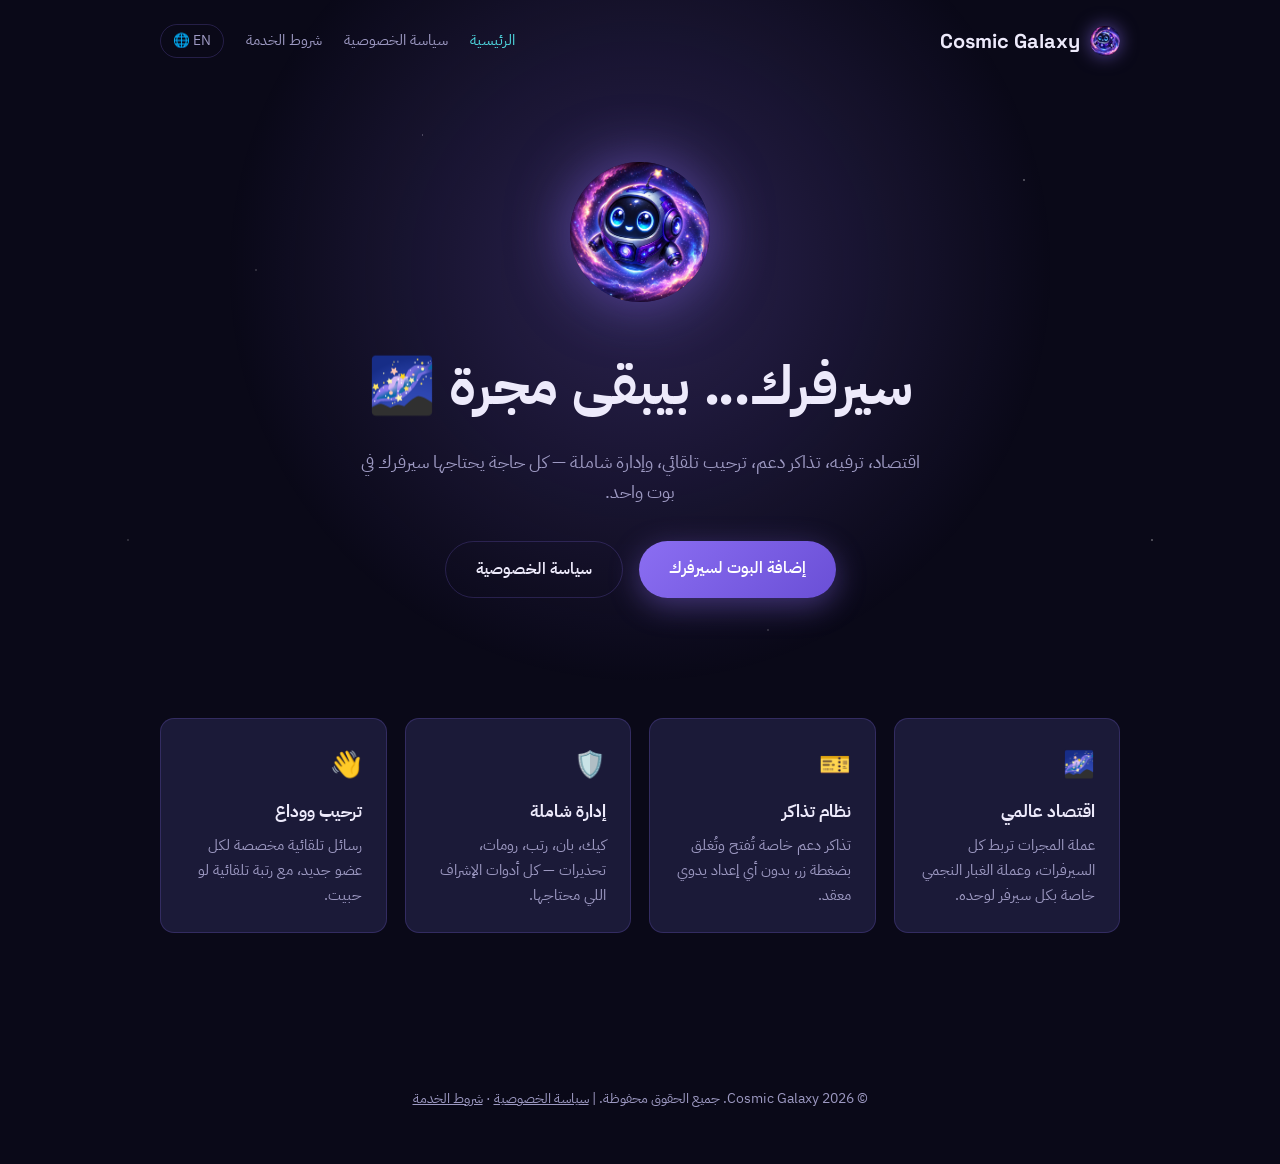
<file: index.html>
<!DOCTYPE html>
<html lang="ar" dir="rtl">
<head>
<meta charset="UTF-8">
<meta name="viewport" content="width=device-width, initial-scale=1.0">
<title>Cosmic Galaxy — بوت الديسكورد الشامل</title>
<link rel="preconnect" href="https://fonts.googleapis.com">
<link href="https://fonts.googleapis.com/css2?family=Space+Grotesk:wght@500;700&family=IBM+Plex+Sans+Arabic:wght@400;500;600;700&display=swap" rel="stylesheet">
<link rel="stylesheet" href="style.css">
</head>
<body>
<div class="starfield"></div>
<div class="bg-glow"></div>

<nav>
  <a href="index.html" class="brand">
    <img src="bot-avatar.png" alt="Cosmic Galaxy" class="brand-orb">
    Cosmic Galaxy
  </a>
  <ul class="nav-links">
    <li><a href="index.html" class="active">الرئيسية</a></li>
    <li><a href="privacy-policy.html">سياسة الخصوصية</a></li>
    <li><a href="terms-of-service.html">شروط الخدمة</a></li>
    <li><a href="index-en.html" class="lang-switch">EN 🌐</a></li>
  </ul>
</nav>

<section class="hero">
  <img src="bot-avatar.png" alt="Cosmic Galaxy" class="hero-orb">
  <h1>سيرفرك... بيبقى مجرة 🌌</h1>
  <p>اقتصاد، ترفيه، تذاكر دعم، ترحيب تلقائي، وإدارة شاملة — كل حاجة يحتاجها سيرفرك في بوت واحد.</p>
  <div class="btn-row">
    <a href="https://discord.com/oauth2/authorize?client_id=1540670666892644392&permissions=8&integration_type=0&scope=bot+applications.commands" target="_blank" rel="noopener" class="btn btn-primary">إضافة البوت لسيرفرك</a>
    <a href="privacy-policy.html" class="btn btn-secondary">سياسة الخصوصية</a>
  </div>
</section>

<div class="wrap">
  <div class="features">
    <div class="feature-card">
      <span class="emoji">🌌</span>
      <h3>اقتصاد عالمي</h3>
      <p>عملة المجرات تربط كل السيرفرات، وعملة الغبار النجمي خاصة بكل سيرفر لوحده.</p>
    </div>
    <div class="feature-card">
      <span class="emoji">🎫</span>
      <h3>نظام تذاكر</h3>
      <p>تذاكر دعم خاصة تُفتح وتُغلق بضغطة زر، بدون أي إعداد يدوي معقد.</p>
    </div>
    <div class="feature-card">
      <span class="emoji">🛡️</span>
      <h3>إدارة شاملة</h3>
      <p>كيك، بان، رتب، رومات، تحذيرات — كل أدوات الإشراف اللي محتاجها.</p>
    </div>
    <div class="feature-card">
      <span class="emoji">👋</span>
      <h3>ترحيب ووداع</h3>
      <p>رسائل تلقائية مخصصة لكل عضو جديد، مع رتبة تلقائية لو حبيت.</p>
    </div>
  </div>
</div>

<footer>
  <p>© 2026 Cosmic Galaxy. جميع الحقوق محفوظة. | <a href="privacy-policy.html">سياسة الخصوصية</a> · <a href="terms-of-service.html">شروط الخدمة</a></p>
</footer>

</body>
</html>
</file>
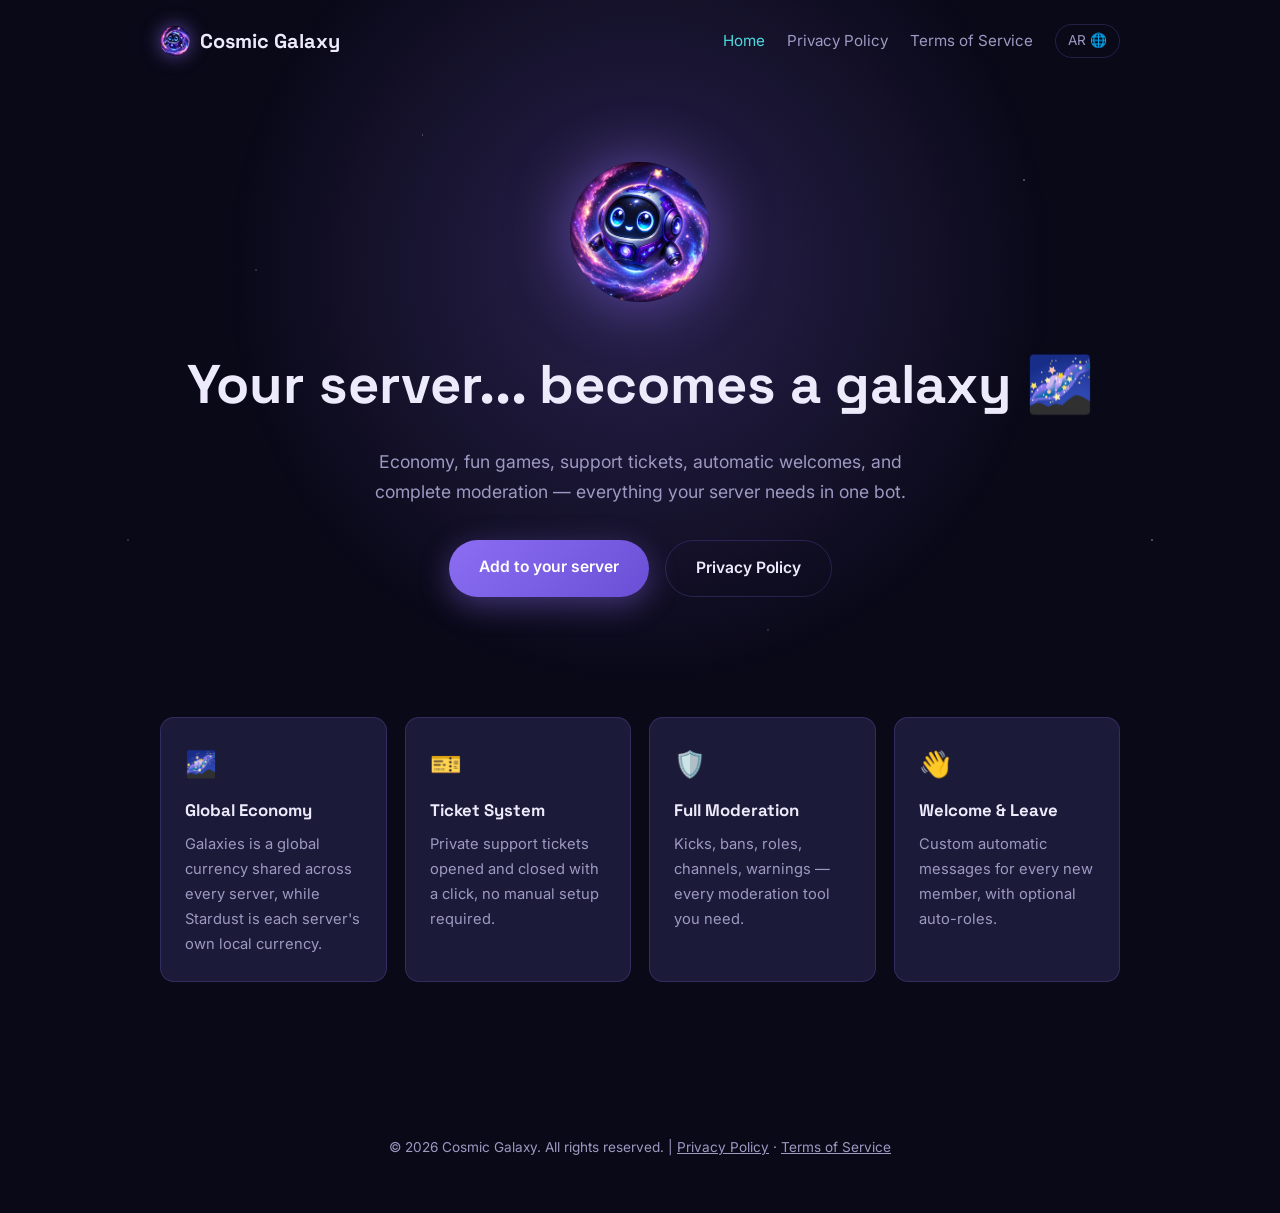
<file: index-en-1.html>
<!DOCTYPE html>
<html lang="en" dir="ltr">
<head>
<meta charset="UTF-8">
<meta name="viewport" content="width=device-width, initial-scale=1.0">
<title>Cosmic Galaxy — The All-in-One Discord Bot</title>
<link rel="preconnect" href="https://fonts.googleapis.com">
<link href="https://fonts.googleapis.com/css2?family=Space+Grotesk:wght@500;700&family=Inter:wght@400;500;600;700&display=swap" rel="stylesheet">
<link rel="stylesheet" href="style.css">
</head>
<body>
<div class="starfield"></div>
<div class="bg-glow"></div>

<nav>
  <a href="index-en.html" class="brand">
    <img src="bot-avatar.png" alt="Cosmic Galaxy" class="brand-orb">
    Cosmic Galaxy
  </a>
  <ul class="nav-links">
    <li><a href="index-en.html" class="active">Home</a></li>
    <li><a href="privacy-policy-en.html">Privacy Policy</a></li>
    <li><a href="terms-of-service-en.html">Terms of Service</a></li>
    <li><a href="index.html" class="lang-switch">AR 🌐</a></li>
  </ul>
</nav>

<section class="hero">
  <img src="bot-avatar.png" alt="Cosmic Galaxy" class="hero-orb">
  <h1>Your server... becomes a galaxy 🌌</h1>
  <p>Economy, fun games, support tickets, automatic welcomes, and complete moderation — everything your server needs in one bot.</p>
  <div class="btn-row">
    <a href="https://discord.com/oauth2/authorize?client_id=1540670666892644392&permissions=8&integration_type=0&scope=bot+applications.commands" target="_blank" rel="noopener" class="btn btn-primary">Add to your server</a>
    <a href="privacy-policy-en.html" class="btn btn-secondary">Privacy Policy</a>
  </div>
</section>

<div class="wrap">
  <div class="features">
    <div class="feature-card">
      <span class="emoji">🌌</span>
      <h3>Global Economy</h3>
      <p>Galaxies is a global currency shared across every server, while Stardust is each server's own local currency.</p>
    </div>
    <div class="feature-card">
      <span class="emoji">🎫</span>
      <h3>Ticket System</h3>
      <p>Private support tickets opened and closed with a click, no manual setup required.</p>
    </div>
    <div class="feature-card">
      <span class="emoji">🛡️</span>
      <h3>Full Moderation</h3>
      <p>Kicks, bans, roles, channels, warnings — every moderation tool you need.</p>
    </div>
    <div class="feature-card">
      <span class="emoji">👋</span>
      <h3>Welcome & Leave</h3>
      <p>Custom automatic messages for every new member, with optional auto-roles.</p>
    </div>
  </div>
</div>

<footer>
  <p>© 2026 Cosmic Galaxy. All rights reserved. | <a href="privacy-policy-en.html">Privacy Policy</a> · <a href="terms-of-service-en.html">Terms of Service</a></p>
</footer>

</body>
</html>
</file>
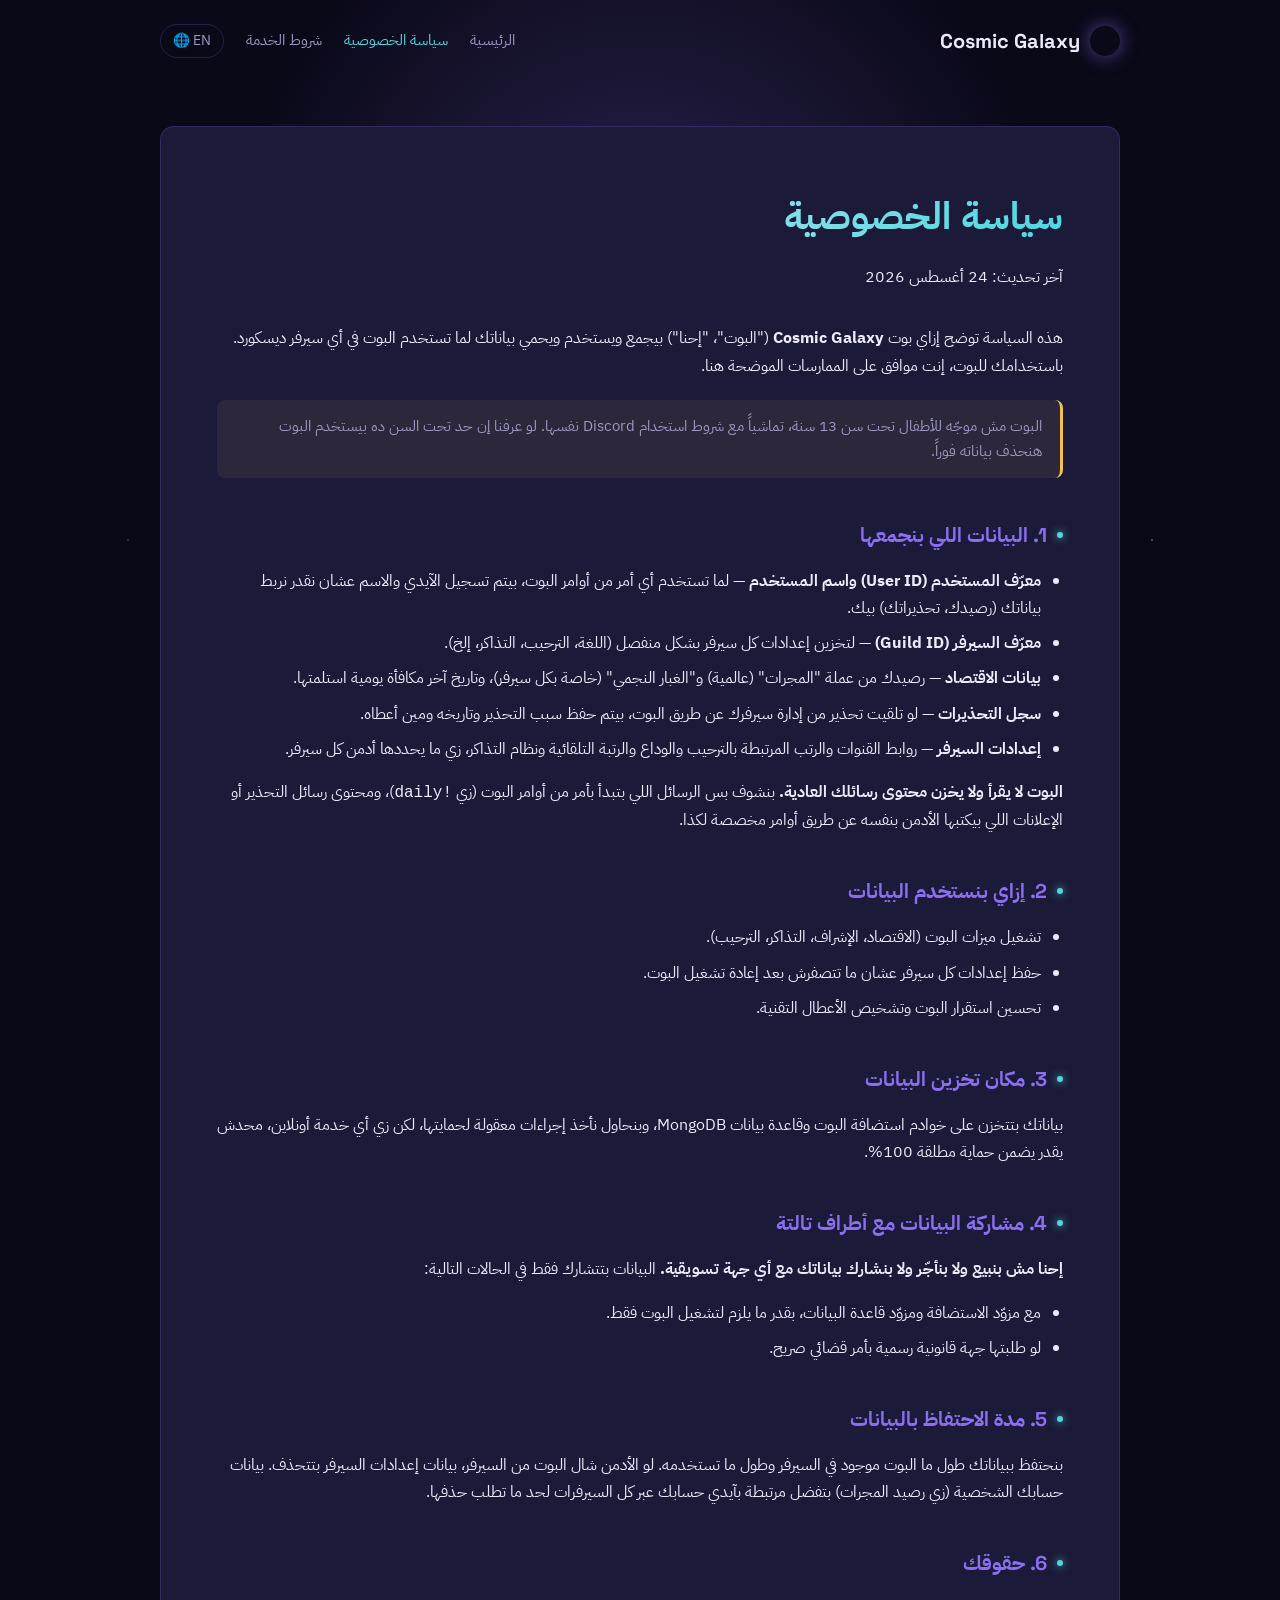
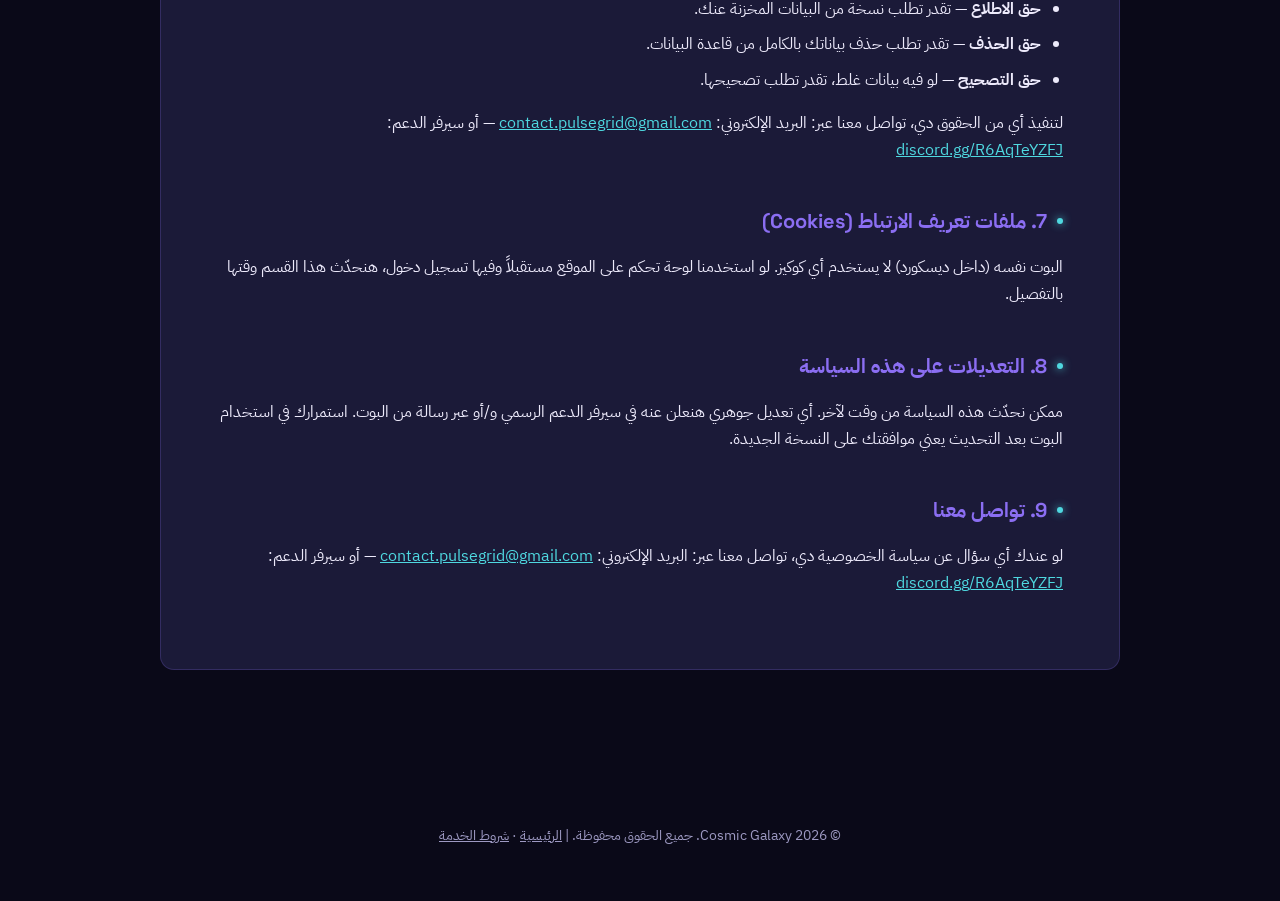
<file: privacy-policy-1.html>
<!DOCTYPE html>
<html lang="ar" dir="rtl">
<head>
<meta charset="UTF-8">
<meta name="viewport" content="width=device-width, initial-scale=1.0">
<title>سياسة الخصوصية — Cosmic Galaxy</title>
<link rel="preconnect" href="https://fonts.googleapis.com">
<link href="https://fonts.googleapis.com/css2?family=Space+Grotesk:wght@500;700&family=IBM+Plex+Sans+Arabic:wght@400;500;600;700&display=swap" rel="stylesheet">
<link rel="stylesheet" href="style.css">
</head>
<body>
<div class="starfield"></div>
<div class="bg-glow"></div>

<nav>
  <a href="index.html" class="brand">
    <span class="brand-orb"></span>
    Cosmic Galaxy
  </a>
  <ul class="nav-links">
    <li><a href="index.html">الرئيسية</a></li>
    <li><a href="privacy-policy.html" class="active">سياسة الخصوصية</a></li>
    <li><a href="terms-of-service.html">شروط الخدمة</a></li>
    <li><a href="privacy-policy-en.html" class="lang-switch">EN 🌐</a></li>
  </ul>
</nav>

<div class="wrap">
  <div class="doc-card">
    <h1>سياسة الخصوصية</h1>
    <p class="doc-meta">آخر تحديث: 24 أغسطس 2026</p>

    <p>
      هذه السياسة توضح إزاي بوت <strong>Cosmic Galaxy</strong> ("البوت"، "إحنا") بيجمع
      ويستخدم ويحمي بياناتك لما تستخدم البوت في أي سيرفر ديسكورد. باستخدامك للبوت،
      إنت موافق على الممارسات الموضحة هنا.
    </p>

    <div class="callout">
      البوت مش موجّه للأطفال تحت سن 13 سنة، تماشياً مع شروط استخدام Discord نفسها.
      لو عرفنا إن حد تحت السن ده بيستخدم البوت هنحذف بياناته فوراً.
    </div>

    <h2>1. البيانات اللي بنجمعها</h2>
    <ul>
      <li><strong>معرّف المستخدم (User ID) واسم المستخدم</strong> — لما تستخدم أي أمر من أوامر البوت، بيتم تسجيل الآيدي والاسم عشان نقدر نربط بياناتك (رصيدك، تحذيراتك) بيك.</li>
      <li><strong>معرّف السيرفر (Guild ID)</strong> — لتخزين إعدادات كل سيرفر بشكل منفصل (اللغة، الترحيب، التذاكر، إلخ).</li>
      <li><strong>بيانات الاقتصاد</strong> — رصيدك من عملة "المجرات" (عالمية) و"الغبار النجمي" (خاصة بكل سيرفر)، وتاريخ آخر مكافأة يومية استلمتها.</li>
      <li><strong>سجل التحذيرات</strong> — لو تلقيت تحذير من إدارة سيرفرك عن طريق البوت، بيتم حفظ سبب التحذير وتاريخه ومين أعطاه.</li>
      <li><strong>إعدادات السيرفر</strong> — روابط القنوات والرتب المرتبطة بالترحيب والوداع والرتبة التلقائية ونظام التذاكر، زي ما يحددها أدمن كل سيرفر.</li>
    </ul>

    <p>
      <strong>البوت لا يقرأ ولا يخزن محتوى رسائلك العادية.</strong> بنشوف بس الرسائل
      اللي بتبدأ بأمر من أوامر البوت (زي <code>!daily</code>)، ومحتوى رسائل التحذير أو
      الإعلانات اللي بيكتبها الأدمن بنفسه عن طريق أوامر مخصصة لكذا.
    </p>

    <h2>2. إزاي بنستخدم البيانات</h2>
    <ul>
      <li>تشغيل ميزات البوت (الاقتصاد، الإشراف، التذاكر، الترحيب).</li>
      <li>حفظ إعدادات كل سيرفر عشان ما تتصفرش بعد إعادة تشغيل البوت.</li>
      <li>تحسين استقرار البوت وتشخيص الأعطال التقنية.</li>
    </ul>

    <h2>3. مكان تخزين البيانات</h2>
    <p>
      بياناتك بتتخزن على خوادم استضافة البوت وقاعدة بيانات MongoDB،
      وبنحاول نأخذ إجراءات معقولة لحمايتها، لكن زي أي خدمة أونلاين، محدش يقدر
      يضمن حماية مطلقة 100%.
    </p>

    <h2>4. مشاركة البيانات مع أطراف تالتة</h2>
    <p>
      <strong>إحنا مش بنبيع ولا بنأجّر ولا بنشارك بياناتك مع أي جهة تسويقية.</strong>
      البيانات بتتشارك فقط في الحالات التالية:
    </p>
    <ul>
      <li>مع مزوّد الاستضافة ومزوّد قاعدة البيانات، بقدر ما يلزم لتشغيل البوت فقط.</li>
      <li>لو طلبتها جهة قانونية رسمية بأمر قضائي صريح.</li>
    </ul>

    <h2>5. مدة الاحتفاظ بالبيانات</h2>
    <p>
      بنحتفظ ببياناتك طول ما البوت موجود في السيرفر وطول ما تستخدمه. لو الأدمن
      شال البوت من السيرفر، بيانات إعدادات السيرفر بتتحذف. بيانات حسابك الشخصية
      (زي رصيد المجرات) بتفضل مرتبطة بآيدي حسابك عبر كل السيرفرات لحد ما تطلب حذفها.
    </p>

    <h2>6. حقوقك</h2>
    <ul>
      <li><strong>حق الاطلاع</strong> — تقدر تطلب نسخة من البيانات المخزنة عنك.</li>
      <li><strong>حق الحذف</strong> — تقدر تطلب حذف بياناتك بالكامل من قاعدة البيانات.</li>
      <li><strong>حق التصحيح</strong> — لو فيه بيانات غلط، تقدر تطلب تصحيحها.</li>
    </ul>
    <p>
      لتنفيذ أي من الحقوق دي، تواصل معنا عبر:
      البريد الإلكتروني: <a href="mailto:contact.pulsegrid@gmail.com">contact.pulsegrid@gmail.com</a> — أو سيرفر الدعم: <a href="https://discord.gg/R6AqTeYZFJ" target="_blank" rel="noopener">discord.gg/R6AqTeYZFJ</a>
    </p>

    <h2>7. ملفات تعريف الارتباط (Cookies)</h2>
    <p>
      البوت نفسه (داخل ديسكورد) لا يستخدم أي كوكيز. لو استخدمنا لوحة تحكم على
      الموقع مستقبلاً وفيها تسجيل دخول، هنحدّث هذا القسم وقتها بالتفصيل.
    </p>

    <h2>8. التعديلات على هذه السياسة</h2>
    <p>
      ممكن نحدّث هذه السياسة من وقت لآخر. أي تعديل جوهري هنعلن عنه في
      سيرفر الدعم الرسمي و/أو عبر رسالة من البوت. استمرارك في استخدام البوت
      بعد التحديث يعني موافقتك على النسخة الجديدة.
    </p>

    <h2>9. تواصل معنا</h2>
    <p>
      لو عندك أي سؤال عن سياسة الخصوصية دي، تواصل معنا عبر:
      البريد الإلكتروني: <a href="mailto:contact.pulsegrid@gmail.com">contact.pulsegrid@gmail.com</a> — أو سيرفر الدعم: <a href="https://discord.gg/R6AqTeYZFJ" target="_blank" rel="noopener">discord.gg/R6AqTeYZFJ</a>
    </p>
  </div>
</div>

<footer>
  <p>© 2026 Cosmic Galaxy. جميع الحقوق محفوظة. | <a href="index.html">الرئيسية</a> · <a href="terms-of-service.html">شروط الخدمة</a></p>
</footer>

</body>
</html>
</file>
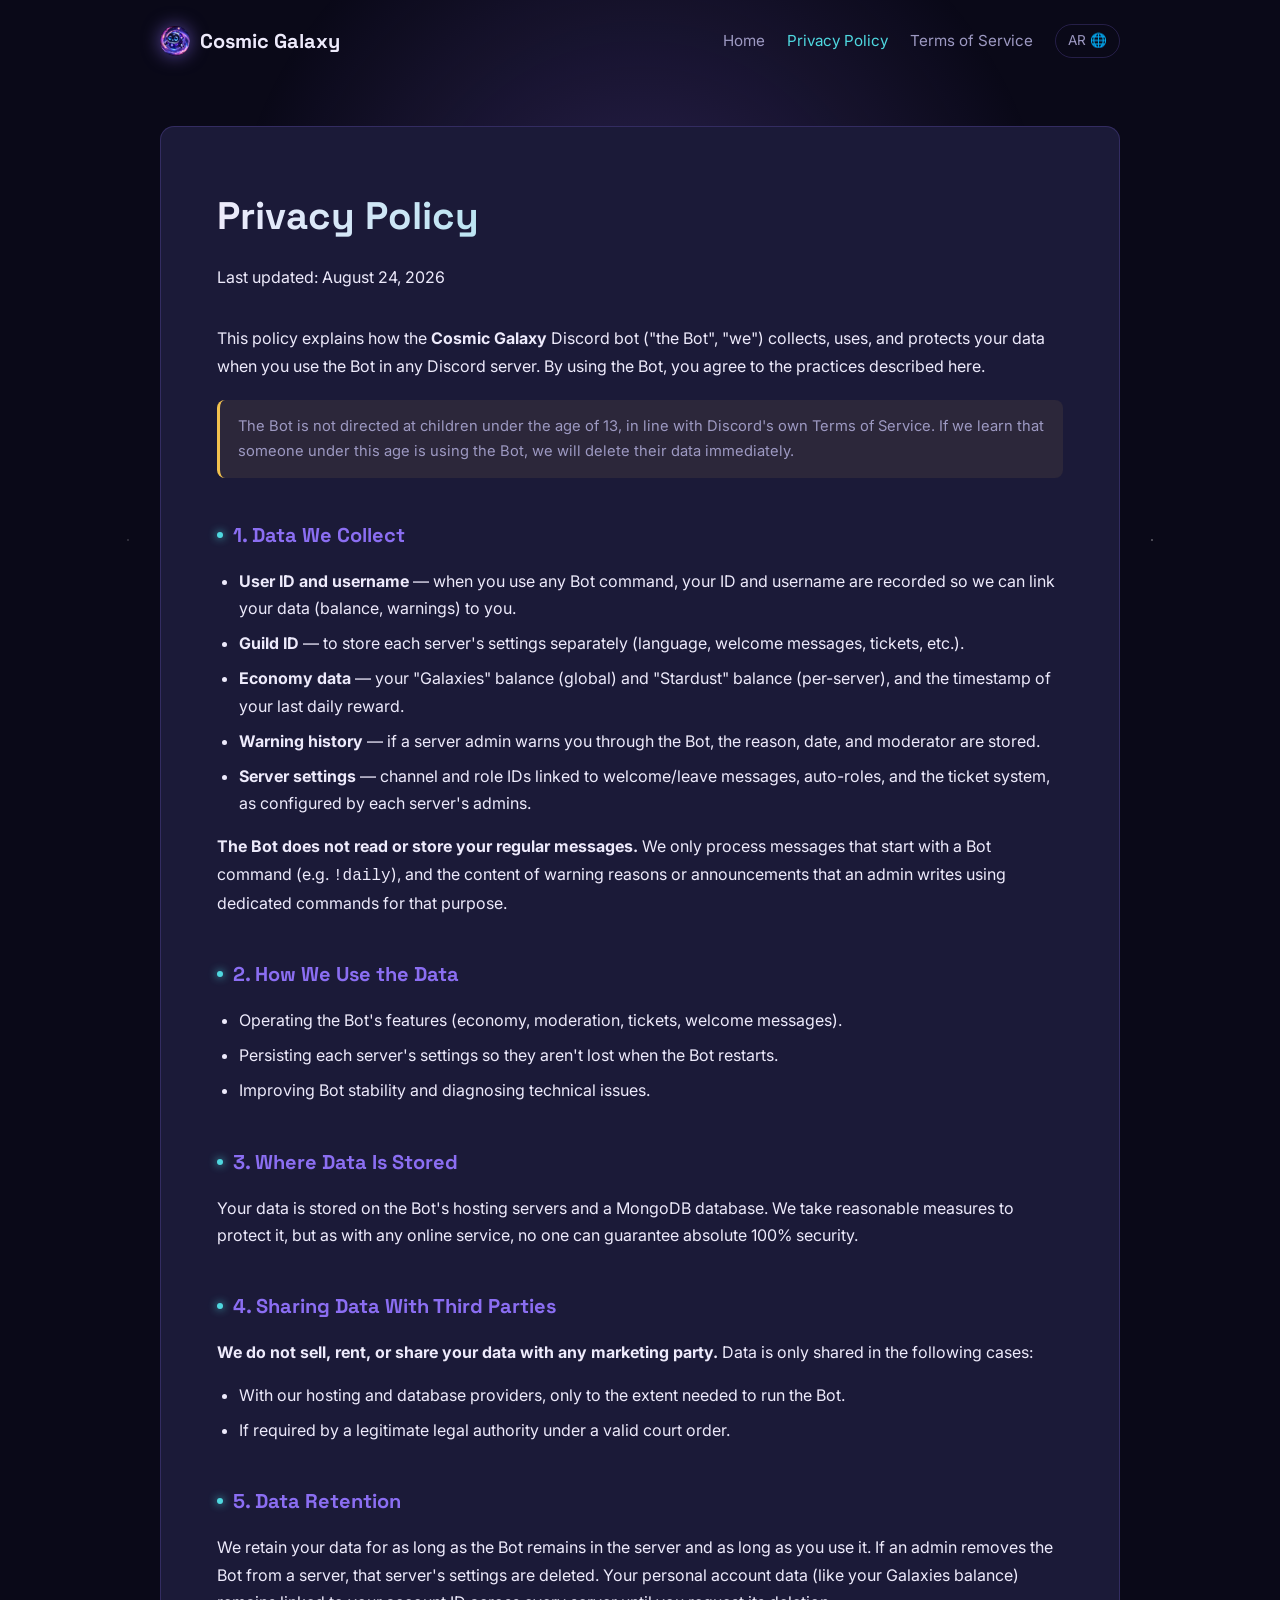
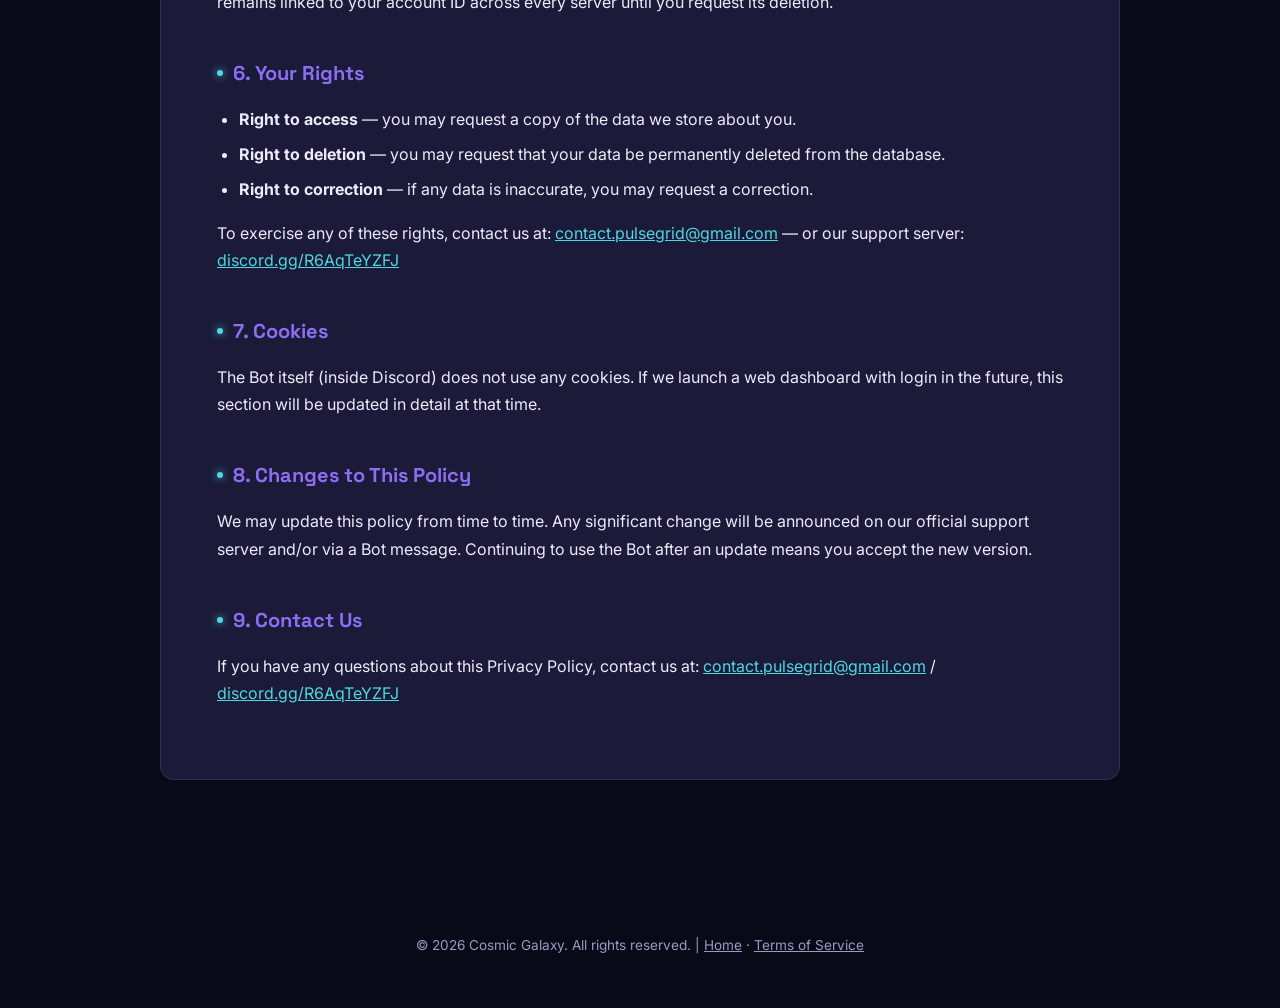
<file: privacy-policy-en.html>
<!DOCTYPE html>
<html lang="en" dir="ltr">
<head>
<meta charset="UTF-8">
<meta name="viewport" content="width=device-width, initial-scale=1.0">
<title>Privacy Policy — Cosmic Galaxy</title>
<link rel="preconnect" href="https://fonts.googleapis.com">
<link href="https://fonts.googleapis.com/css2?family=Space+Grotesk:wght@500;700&family=Inter:wght@400;500;600;700&display=swap" rel="stylesheet">
<link rel="stylesheet" href="style.css">
</head>
<body>
<div class="starfield"></div>
<div class="bg-glow"></div>

<nav>
  <a href="index-en.html" class="brand">
    <img src="bot-avatar.png" alt="Cosmic Galaxy" class="brand-orb">
    Cosmic Galaxy
  </a>
  <ul class="nav-links">
    <li><a href="index-en.html">Home</a></li>
    <li><a href="privacy-policy-en.html" class="active">Privacy Policy</a></li>
    <li><a href="terms-of-service-en.html">Terms of Service</a></li>
    <li><a href="privacy-policy.html" class="lang-switch">AR 🌐</a></li>
  </ul>
</nav>

<div class="wrap">
  <div class="doc-card">
    <h1>Privacy Policy</h1>
    <p class="doc-meta">Last updated: August 24, 2026</p>

    <p>
      This policy explains how the <strong>Cosmic Galaxy</strong> Discord bot ("the Bot", "we")
      collects, uses, and protects your data when you use the Bot in any Discord server.
      By using the Bot, you agree to the practices described here.
    </p>

    <div class="callout">
      The Bot is not directed at children under the age of 13, in line with Discord's own
      Terms of Service. If we learn that someone under this age is using the Bot, we will
      delete their data immediately.
    </div>

    <h2>1. Data We Collect</h2>
    <ul>
      <li><strong>User ID and username</strong> — when you use any Bot command, your ID and username are recorded so we can link your data (balance, warnings) to you.</li>
      <li><strong>Guild ID</strong> — to store each server's settings separately (language, welcome messages, tickets, etc.).</li>
      <li><strong>Economy data</strong> — your "Galaxies" balance (global) and "Stardust" balance (per-server), and the timestamp of your last daily reward.</li>
      <li><strong>Warning history</strong> — if a server admin warns you through the Bot, the reason, date, and moderator are stored.</li>
      <li><strong>Server settings</strong> — channel and role IDs linked to welcome/leave messages, auto-roles, and the ticket system, as configured by each server's admins.</li>
    </ul>

    <p>
      <strong>The Bot does not read or store your regular messages.</strong> We only process
      messages that start with a Bot command (e.g. <code>!daily</code>), and the content of
      warning reasons or announcements that an admin writes using dedicated commands for that purpose.
    </p>

    <h2>2. How We Use the Data</h2>
    <ul>
      <li>Operating the Bot's features (economy, moderation, tickets, welcome messages).</li>
      <li>Persisting each server's settings so they aren't lost when the Bot restarts.</li>
      <li>Improving Bot stability and diagnosing technical issues.</li>
    </ul>

    <h2>3. Where Data Is Stored</h2>
    <p>
      Your data is stored on the Bot's hosting servers and a MongoDB database. We take
      reasonable measures to protect it, but as with any online service, no one can
      guarantee absolute 100% security.
    </p>

    <h2>4. Sharing Data With Third Parties</h2>
    <p>
      <strong>We do not sell, rent, or share your data with any marketing party.</strong>
      Data is only shared in the following cases:
    </p>
    <ul>
      <li>With our hosting and database providers, only to the extent needed to run the Bot.</li>
      <li>If required by a legitimate legal authority under a valid court order.</li>
    </ul>

    <h2>5. Data Retention</h2>
    <p>
      We retain your data for as long as the Bot remains in the server and as long as you
      use it. If an admin removes the Bot from a server, that server's settings are deleted.
      Your personal account data (like your Galaxies balance) remains linked to your account
      ID across every server until you request its deletion.
    </p>

    <h2>6. Your Rights</h2>
    <ul>
      <li><strong>Right to access</strong> — you may request a copy of the data we store about you.</li>
      <li><strong>Right to deletion</strong> — you may request that your data be permanently deleted from the database.</li>
      <li><strong>Right to correction</strong> — if any data is inaccurate, you may request a correction.</li>
    </ul>
    <p>
      To exercise any of these rights, contact us at:
      <a href="mailto:contact.pulsegrid@gmail.com">contact.pulsegrid@gmail.com</a> — or our support server: <a href="https://discord.gg/R6AqTeYZFJ" target="_blank" rel="noopener">discord.gg/R6AqTeYZFJ</a>
    </p>

    <h2>7. Cookies</h2>
    <p>
      The Bot itself (inside Discord) does not use any cookies. If we launch a web
      dashboard with login in the future, this section will be updated in detail at that time.
    </p>

    <h2>8. Changes to This Policy</h2>
    <p>
      We may update this policy from time to time. Any significant change will be announced
      on our official support server and/or via a Bot message. Continuing to use the Bot
      after an update means you accept the new version.
    </p>

    <h2>9. Contact Us</h2>
    <p>
      If you have any questions about this Privacy Policy, contact us at:
      <a href="mailto:contact.pulsegrid@gmail.com">contact.pulsegrid@gmail.com</a> / <a href="https://discord.gg/R6AqTeYZFJ" target="_blank" rel="noopener">discord.gg/R6AqTeYZFJ</a>
    </p>
  </div>
</div>

<footer>
  <p>© 2026 Cosmic Galaxy. All rights reserved. | <a href="index-en.html">Home</a> · <a href="terms-of-service-en.html">Terms of Service</a></p>
</footer>

</body>
</html>
</file>
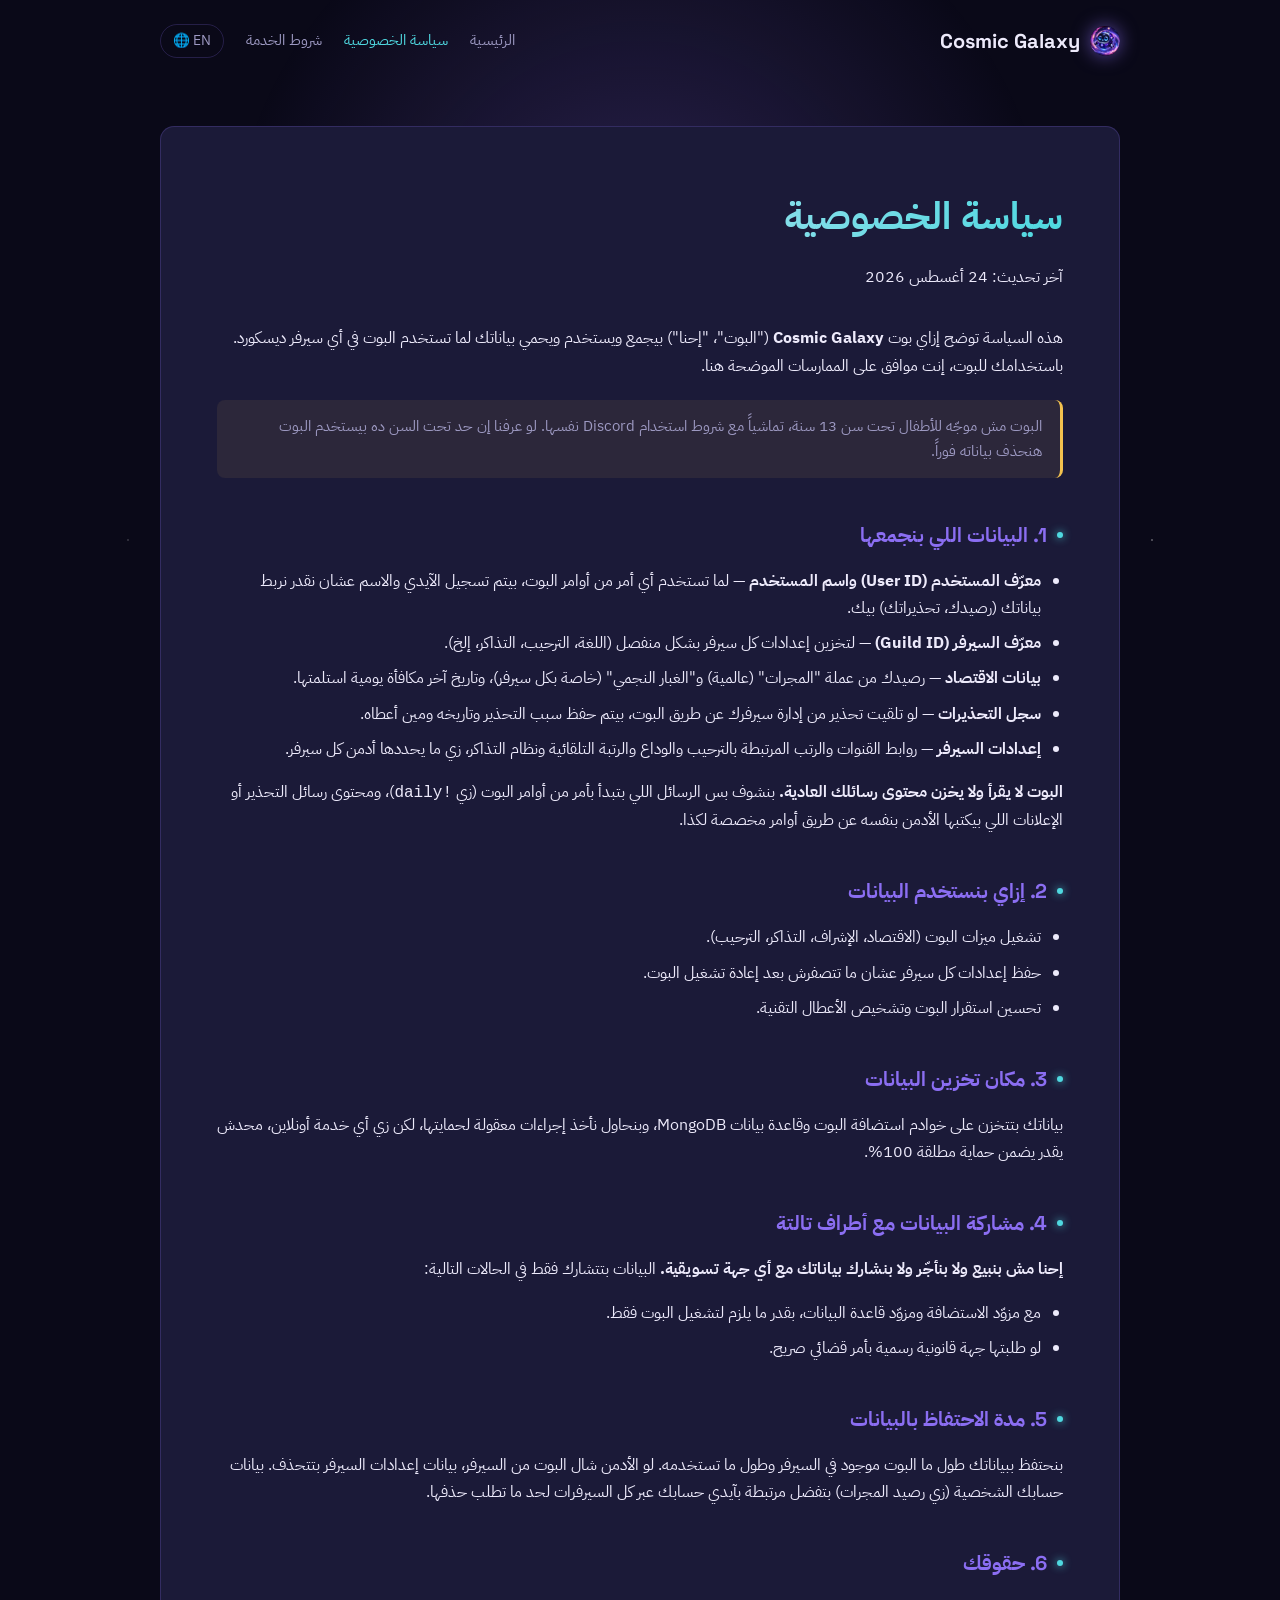
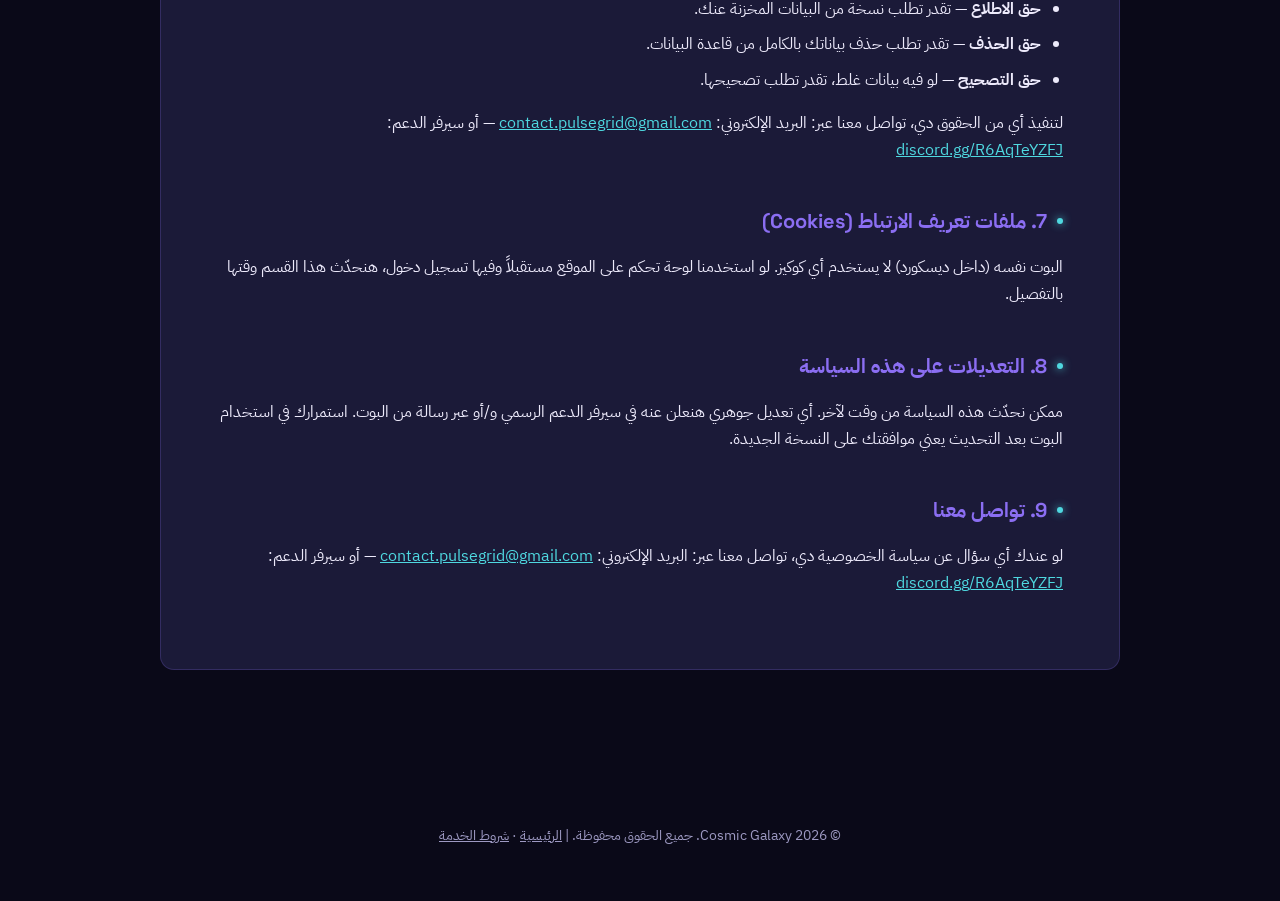
<file: privacy-policy.html>
<!DOCTYPE html>
<html lang="ar" dir="rtl">
<head>
<meta charset="UTF-8">
<meta name="viewport" content="width=device-width, initial-scale=1.0">
<title>سياسة الخصوصية — Cosmic Galaxy</title>
<link rel="preconnect" href="https://fonts.googleapis.com">
<link href="https://fonts.googleapis.com/css2?family=Space+Grotesk:wght@500;700&family=IBM+Plex+Sans+Arabic:wght@400;500;600;700&display=swap" rel="stylesheet">
<link rel="stylesheet" href="style.css">
</head>
<body>
<div class="starfield"></div>
<div class="bg-glow"></div>

<nav>
  <a href="index.html" class="brand">
    <img src="bot-avatar.png" alt="Cosmic Galaxy" class="brand-orb">
    Cosmic Galaxy
  </a>
  <ul class="nav-links">
    <li><a href="index.html">الرئيسية</a></li>
    <li><a href="privacy-policy.html" class="active">سياسة الخصوصية</a></li>
    <li><a href="terms-of-service.html">شروط الخدمة</a></li>
    <li><a href="privacy-policy-en.html" class="lang-switch">EN 🌐</a></li>
  </ul>
</nav>

<div class="wrap">
  <div class="doc-card">
    <h1>سياسة الخصوصية</h1>
    <p class="doc-meta">آخر تحديث: 24 أغسطس 2026</p>

    <p>
      هذه السياسة توضح إزاي بوت <strong>Cosmic Galaxy</strong> ("البوت"، "إحنا") بيجمع
      ويستخدم ويحمي بياناتك لما تستخدم البوت في أي سيرفر ديسكورد. باستخدامك للبوت،
      إنت موافق على الممارسات الموضحة هنا.
    </p>

    <div class="callout">
      البوت مش موجّه للأطفال تحت سن 13 سنة، تماشياً مع شروط استخدام Discord نفسها.
      لو عرفنا إن حد تحت السن ده بيستخدم البوت هنحذف بياناته فوراً.
    </div>

    <h2>1. البيانات اللي بنجمعها</h2>
    <ul>
      <li><strong>معرّف المستخدم (User ID) واسم المستخدم</strong> — لما تستخدم أي أمر من أوامر البوت، بيتم تسجيل الآيدي والاسم عشان نقدر نربط بياناتك (رصيدك، تحذيراتك) بيك.</li>
      <li><strong>معرّف السيرفر (Guild ID)</strong> — لتخزين إعدادات كل سيرفر بشكل منفصل (اللغة، الترحيب، التذاكر، إلخ).</li>
      <li><strong>بيانات الاقتصاد</strong> — رصيدك من عملة "المجرات" (عالمية) و"الغبار النجمي" (خاصة بكل سيرفر)، وتاريخ آخر مكافأة يومية استلمتها.</li>
      <li><strong>سجل التحذيرات</strong> — لو تلقيت تحذير من إدارة سيرفرك عن طريق البوت، بيتم حفظ سبب التحذير وتاريخه ومين أعطاه.</li>
      <li><strong>إعدادات السيرفر</strong> — روابط القنوات والرتب المرتبطة بالترحيب والوداع والرتبة التلقائية ونظام التذاكر، زي ما يحددها أدمن كل سيرفر.</li>
    </ul>

    <p>
      <strong>البوت لا يقرأ ولا يخزن محتوى رسائلك العادية.</strong> بنشوف بس الرسائل
      اللي بتبدأ بأمر من أوامر البوت (زي <code>!daily</code>)، ومحتوى رسائل التحذير أو
      الإعلانات اللي بيكتبها الأدمن بنفسه عن طريق أوامر مخصصة لكذا.
    </p>

    <h2>2. إزاي بنستخدم البيانات</h2>
    <ul>
      <li>تشغيل ميزات البوت (الاقتصاد، الإشراف، التذاكر، الترحيب).</li>
      <li>حفظ إعدادات كل سيرفر عشان ما تتصفرش بعد إعادة تشغيل البوت.</li>
      <li>تحسين استقرار البوت وتشخيص الأعطال التقنية.</li>
    </ul>

    <h2>3. مكان تخزين البيانات</h2>
    <p>
      بياناتك بتتخزن على خوادم استضافة البوت وقاعدة بيانات MongoDB،
      وبنحاول نأخذ إجراءات معقولة لحمايتها، لكن زي أي خدمة أونلاين، محدش يقدر
      يضمن حماية مطلقة 100%.
    </p>

    <h2>4. مشاركة البيانات مع أطراف تالتة</h2>
    <p>
      <strong>إحنا مش بنبيع ولا بنأجّر ولا بنشارك بياناتك مع أي جهة تسويقية.</strong>
      البيانات بتتشارك فقط في الحالات التالية:
    </p>
    <ul>
      <li>مع مزوّد الاستضافة ومزوّد قاعدة البيانات، بقدر ما يلزم لتشغيل البوت فقط.</li>
      <li>لو طلبتها جهة قانونية رسمية بأمر قضائي صريح.</li>
    </ul>

    <h2>5. مدة الاحتفاظ بالبيانات</h2>
    <p>
      بنحتفظ ببياناتك طول ما البوت موجود في السيرفر وطول ما تستخدمه. لو الأدمن
      شال البوت من السيرفر، بيانات إعدادات السيرفر بتتحذف. بيانات حسابك الشخصية
      (زي رصيد المجرات) بتفضل مرتبطة بآيدي حسابك عبر كل السيرفرات لحد ما تطلب حذفها.
    </p>

    <h2>6. حقوقك</h2>
    <ul>
      <li><strong>حق الاطلاع</strong> — تقدر تطلب نسخة من البيانات المخزنة عنك.</li>
      <li><strong>حق الحذف</strong> — تقدر تطلب حذف بياناتك بالكامل من قاعدة البيانات.</li>
      <li><strong>حق التصحيح</strong> — لو فيه بيانات غلط، تقدر تطلب تصحيحها.</li>
    </ul>
    <p>
      لتنفيذ أي من الحقوق دي، تواصل معنا عبر:
      البريد الإلكتروني: <a href="mailto:contact.pulsegrid@gmail.com">contact.pulsegrid@gmail.com</a> — أو سيرفر الدعم: <a href="https://discord.gg/R6AqTeYZFJ" target="_blank" rel="noopener">discord.gg/R6AqTeYZFJ</a>
    </p>

    <h2>7. ملفات تعريف الارتباط (Cookies)</h2>
    <p>
      البوت نفسه (داخل ديسكورد) لا يستخدم أي كوكيز. لو استخدمنا لوحة تحكم على
      الموقع مستقبلاً وفيها تسجيل دخول، هنحدّث هذا القسم وقتها بالتفصيل.
    </p>

    <h2>8. التعديلات على هذه السياسة</h2>
    <p>
      ممكن نحدّث هذه السياسة من وقت لآخر. أي تعديل جوهري هنعلن عنه في
      سيرفر الدعم الرسمي و/أو عبر رسالة من البوت. استمرارك في استخدام البوت
      بعد التحديث يعني موافقتك على النسخة الجديدة.
    </p>

    <h2>9. تواصل معنا</h2>
    <p>
      لو عندك أي سؤال عن سياسة الخصوصية دي، تواصل معنا عبر:
      البريد الإلكتروني: <a href="mailto:contact.pulsegrid@gmail.com">contact.pulsegrid@gmail.com</a> — أو سيرفر الدعم: <a href="https://discord.gg/R6AqTeYZFJ" target="_blank" rel="noopener">discord.gg/R6AqTeYZFJ</a>
    </p>
  </div>
</div>

<footer>
  <p>© 2026 Cosmic Galaxy. جميع الحقوق محفوظة. | <a href="index.html">الرئيسية</a> · <a href="terms-of-service.html">شروط الخدمة</a></p>
</footer>

</body>
</html>
</file>
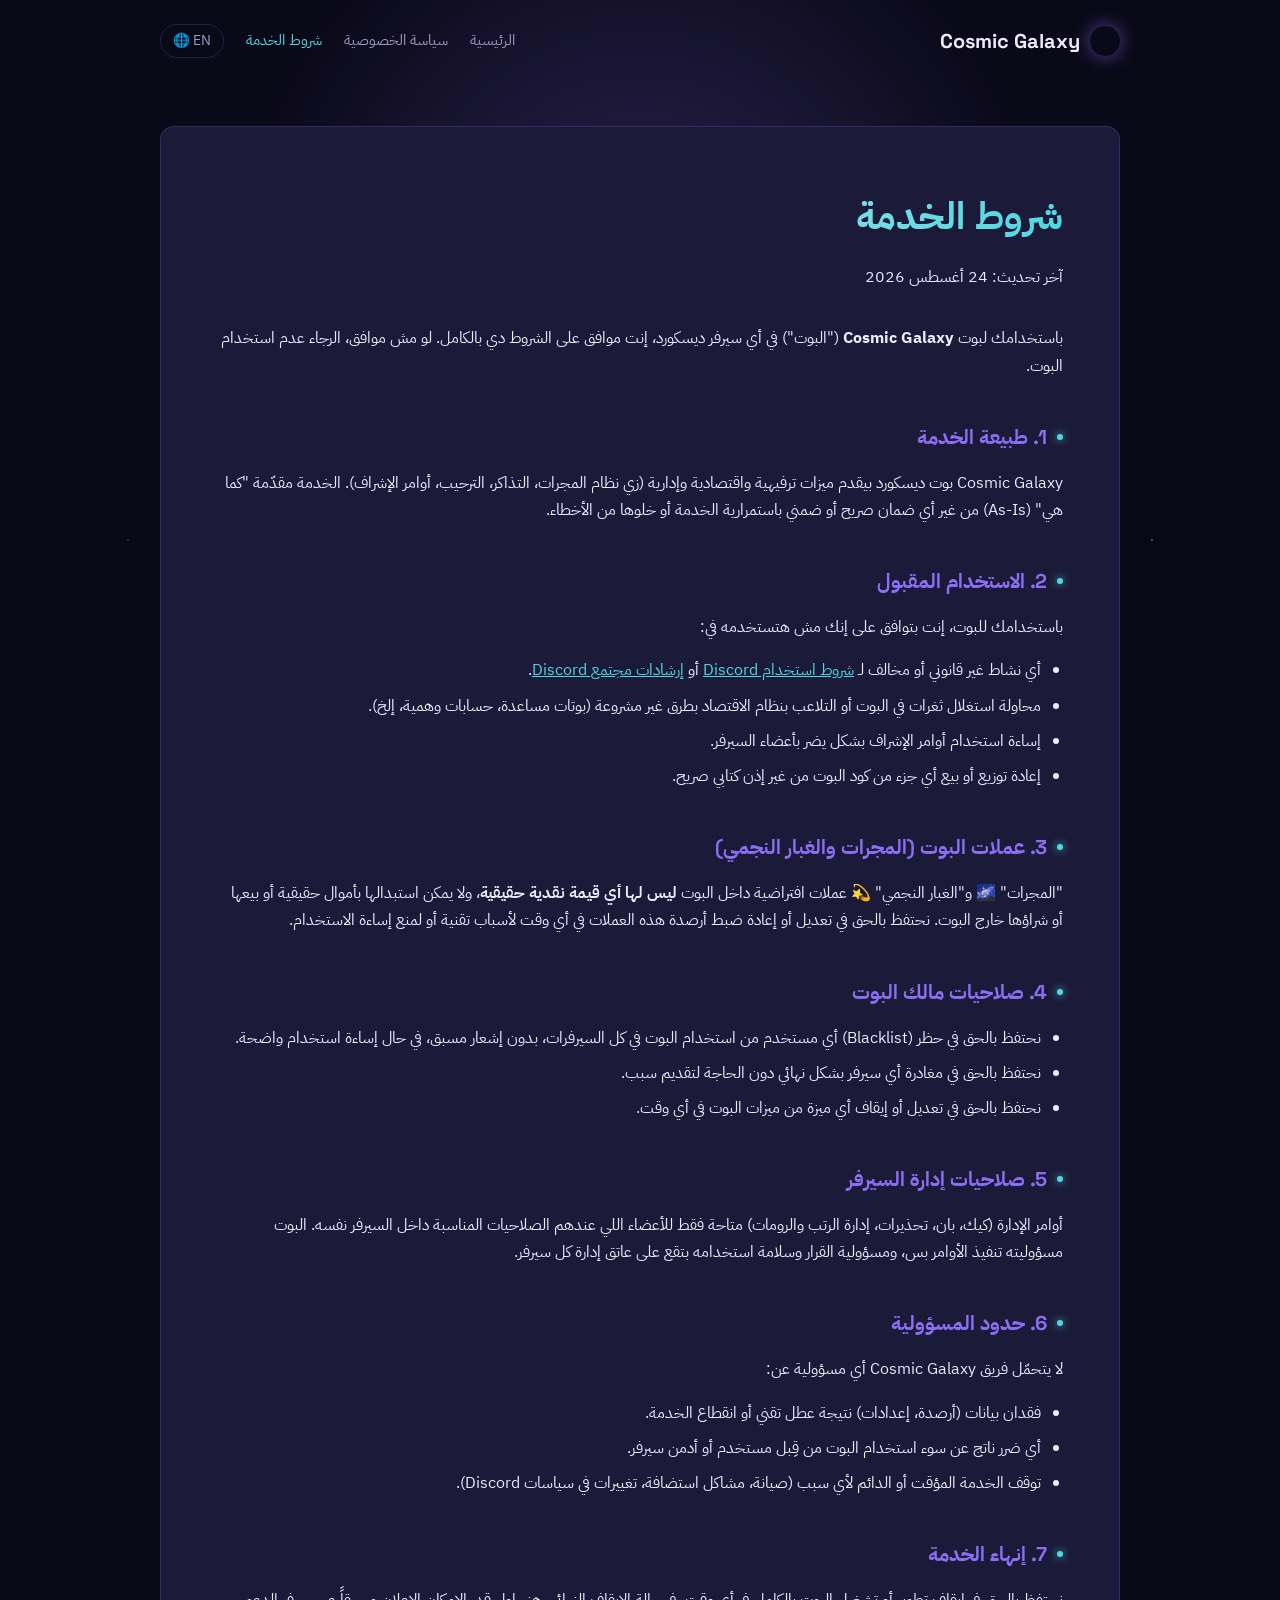
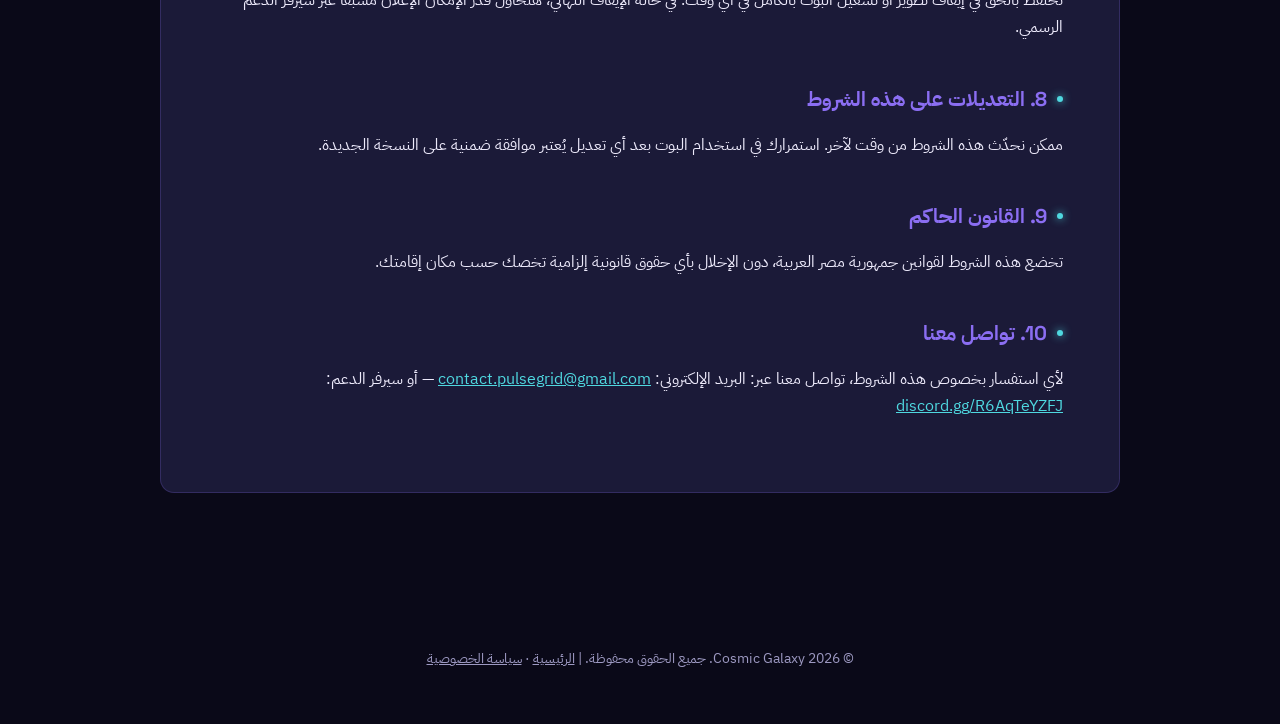
<file: terms-of-service-1.html>
<!DOCTYPE html>
<html lang="ar" dir="rtl">
<head>
<meta charset="UTF-8">
<meta name="viewport" content="width=device-width, initial-scale=1.0">
<title>شروط الخدمة — Cosmic Galaxy</title>
<link rel="preconnect" href="https://fonts.googleapis.com">
<link href="https://fonts.googleapis.com/css2?family=Space+Grotesk:wght@500;700&family=IBM+Plex+Sans+Arabic:wght@400;500;600;700&display=swap" rel="stylesheet">
<link rel="stylesheet" href="style.css">
</head>
<body>
<div class="starfield"></div>
<div class="bg-glow"></div>

<nav>
  <a href="index.html" class="brand">
    <span class="brand-orb"></span>
    Cosmic Galaxy
  </a>
  <ul class="nav-links">
    <li><a href="index.html">الرئيسية</a></li>
    <li><a href="privacy-policy.html">سياسة الخصوصية</a></li>
    <li><a href="terms-of-service.html" class="active">شروط الخدمة</a></li>
    <li><a href="terms-of-service-en.html" class="lang-switch">EN 🌐</a></li>
  </ul>
</nav>

<div class="wrap">
  <div class="doc-card">
    <h1>شروط الخدمة</h1>
    <p class="doc-meta">آخر تحديث: 24 أغسطس 2026</p>

    <p>
      باستخدامك لبوت <strong>Cosmic Galaxy</strong> ("البوت") في أي سيرفر ديسكورد،
      إنت موافق على الشروط دي بالكامل. لو مش موافق، الرجاء عدم استخدام البوت.
    </p>

    <h2>1. طبيعة الخدمة</h2>
    <p>
      Cosmic Galaxy بوت ديسكورد بيقدم ميزات ترفيهية واقتصادية وإدارية (زي نظام
      المجرات، التذاكر، الترحيب، أوامر الإشراف). الخدمة مقدّمة "كما هي" (As-Is)
      من غير أي ضمان صريح أو ضمني باستمرارية الخدمة أو خلوها من الأخطاء.
    </p>

    <h2>2. الاستخدام المقبول</h2>
    <p>باستخدامك للبوت، إنت بتوافق على إنك مش هتستخدمه في:</p>
    <ul>
      <li>أي نشاط غير قانوني أو مخالف لـ <a href="https://discord.com/terms" target="_blank" rel="noopener">شروط استخدام Discord</a> أو <a href="https://discord.com/guidelines" target="_blank" rel="noopener">إرشادات مجتمع Discord</a>.</li>
      <li>محاولة استغلال ثغرات في البوت أو التلاعب بنظام الاقتصاد بطرق غير مشروعة (بوتات مساعدة، حسابات وهمية، إلخ).</li>
      <li>إساءة استخدام أوامر الإشراف بشكل يضر بأعضاء السيرفر.</li>
      <li>إعادة توزيع أو بيع أي جزء من كود البوت من غير إذن كتابي صريح.</li>
    </ul>

    <h2>3. عملات البوت (المجرات والغبار النجمي)</h2>
    <p>
      "المجرات" 🌌 و"الغبار النجمي" 💫 عملات افتراضية داخل البوت <strong>ليس لها أي
      قيمة نقدية حقيقية</strong>، ولا يمكن استبدالها بأموال حقيقية أو بيعها أو شراؤها
      خارج البوت. نحتفظ بالحق في تعديل أو إعادة ضبط أرصدة هذه العملات في أي وقت
      لأسباب تقنية أو لمنع إساءة الاستخدام.
    </p>

    <h2>4. صلاحيات مالك البوت</h2>
    <ul>
      <li>نحتفظ بالحق في حظر (Blacklist) أي مستخدم من استخدام البوت في كل السيرفرات، بدون إشعار مسبق، في حال إساءة استخدام واضحة.</li>
      <li>نحتفظ بالحق في مغادرة أي سيرفر بشكل نهائي دون الحاجة لتقديم سبب.</li>
      <li>نحتفظ بالحق في تعديل أو إيقاف أي ميزة من ميزات البوت في أي وقت.</li>
    </ul>

    <h2>5. صلاحيات إدارة السيرفر</h2>
    <p>
      أوامر الإدارة (كيك، بان، تحذيرات، إدارة الرتب والرومات) متاحة فقط للأعضاء
      اللي عندهم الصلاحيات المناسبة داخل السيرفر نفسه. البوت مسؤوليته تنفيذ
      الأوامر بس، ومسؤولية القرار وسلامة استخدامه بتقع على عاتق إدارة كل سيرفر.
    </p>

    <h2>6. حدود المسؤولية</h2>
    <p>
      لا يتحمّل فريق Cosmic Galaxy أي مسؤولية عن:
    </p>
    <ul>
      <li>فقدان بيانات (أرصدة، إعدادات) نتيجة عطل تقني أو انقطاع الخدمة.</li>
      <li>أي ضرر ناتج عن سوء استخدام البوت من قِبل مستخدم أو أدمن سيرفر.</li>
      <li>توقف الخدمة المؤقت أو الدائم لأي سبب (صيانة، مشاكل استضافة، تغييرات في سياسات Discord).</li>
    </ul>

    <h2>7. إنهاء الخدمة</h2>
    <p>
      نحتفظ بالحق في إيقاف تطوير أو تشغيل البوت بالكامل في أي وقت. في حالة
      الإيقاف النهائي، هنحاول قدر الإمكان الإعلان مسبقاً عبر سيرفر الدعم الرسمي.
    </p>

    <h2>8. التعديلات على هذه الشروط</h2>
    <p>
      ممكن نحدّث هذه الشروط من وقت لآخر. استمرارك في استخدام البوت بعد أي
      تعديل يُعتبر موافقة ضمنية على النسخة الجديدة.
    </p>

    <h2>9. القانون الحاكم</h2>
    <p>
      تخضع هذه الشروط لقوانين جمهورية مصر العربية،
      دون الإخلال بأي حقوق قانونية إلزامية تخصك حسب مكان إقامتك.
    </p>

    <h2>10. تواصل معنا</h2>
    <p>
      لأي استفسار بخصوص هذه الشروط، تواصل معنا عبر:
      البريد الإلكتروني: <a href="mailto:contact.pulsegrid@gmail.com">contact.pulsegrid@gmail.com</a> — أو سيرفر الدعم: <a href="https://discord.gg/R6AqTeYZFJ" target="_blank" rel="noopener">discord.gg/R6AqTeYZFJ</a>
    </p>
  </div>
</div>

<footer>
  <p>© 2026 Cosmic Galaxy. جميع الحقوق محفوظة. | <a href="index.html">الرئيسية</a> · <a href="privacy-policy.html">سياسة الخصوصية</a></p>
</footer>

</body>
</html>
</file>
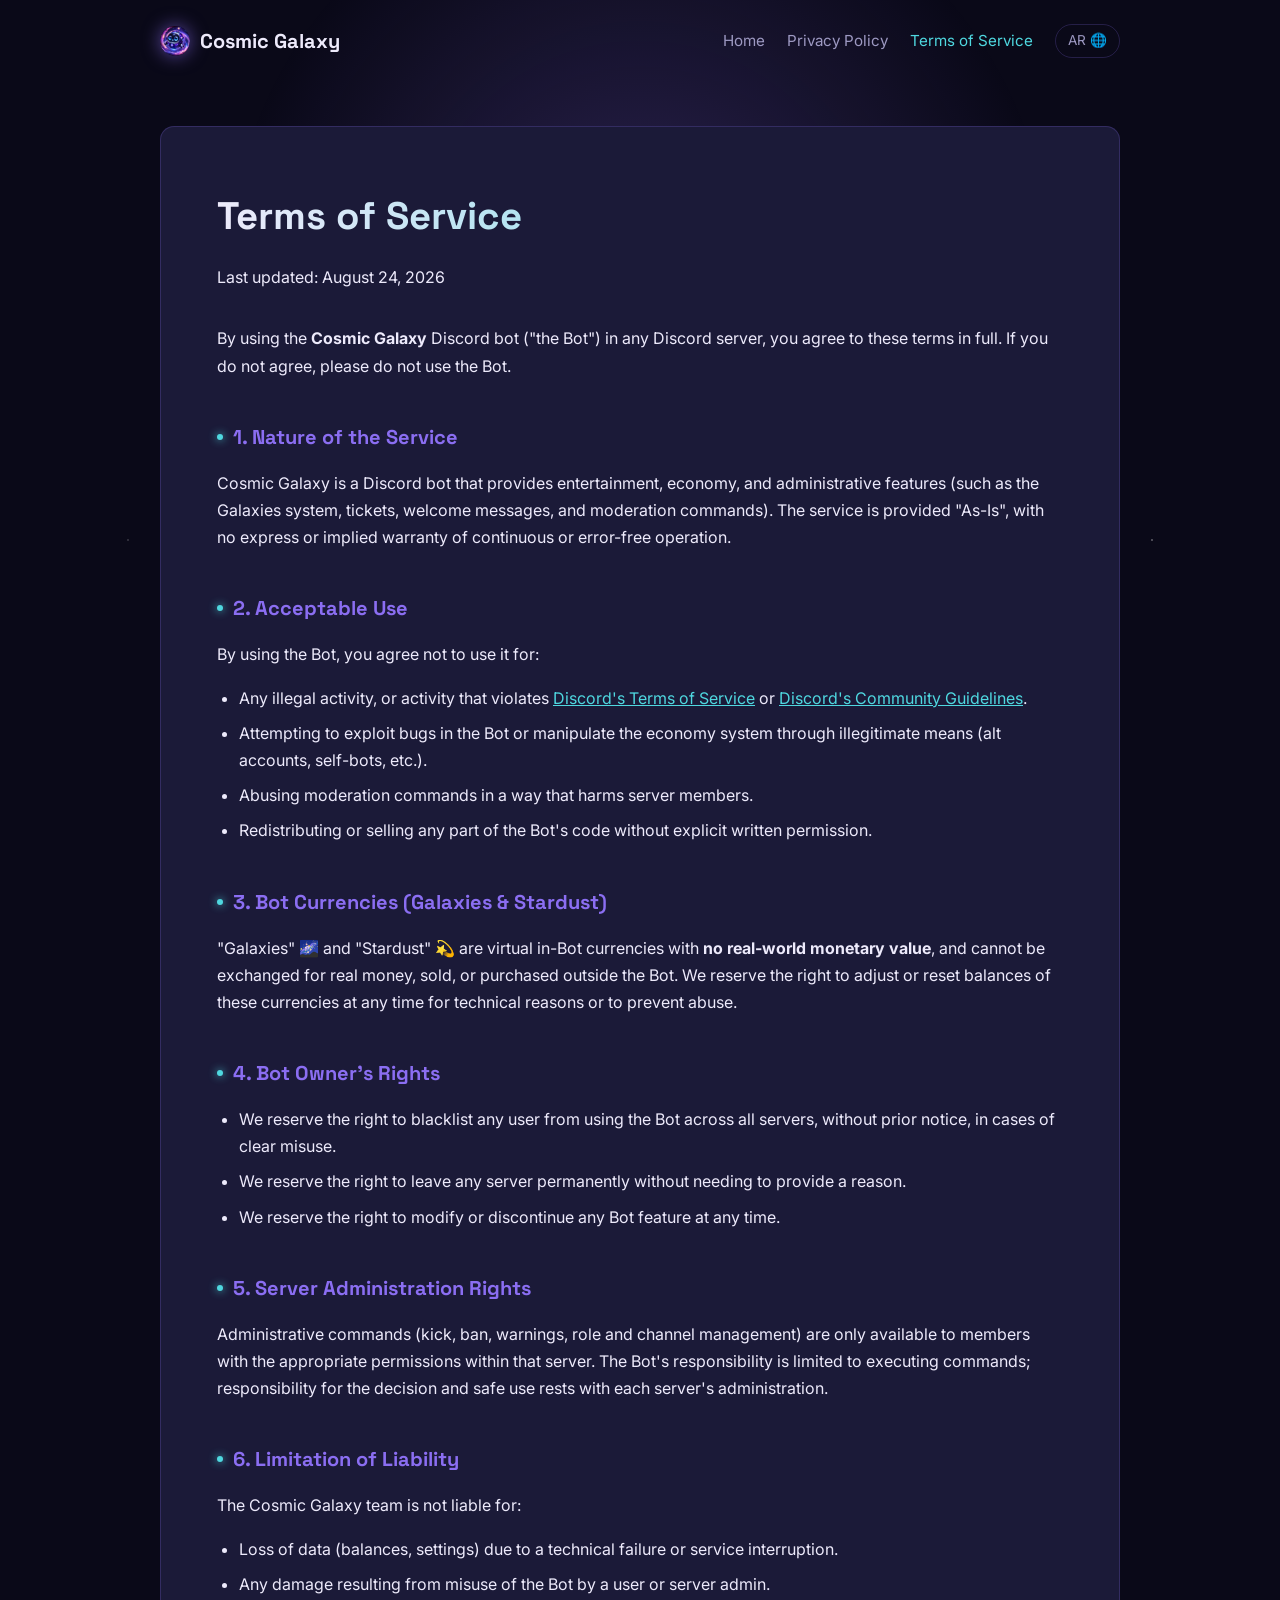
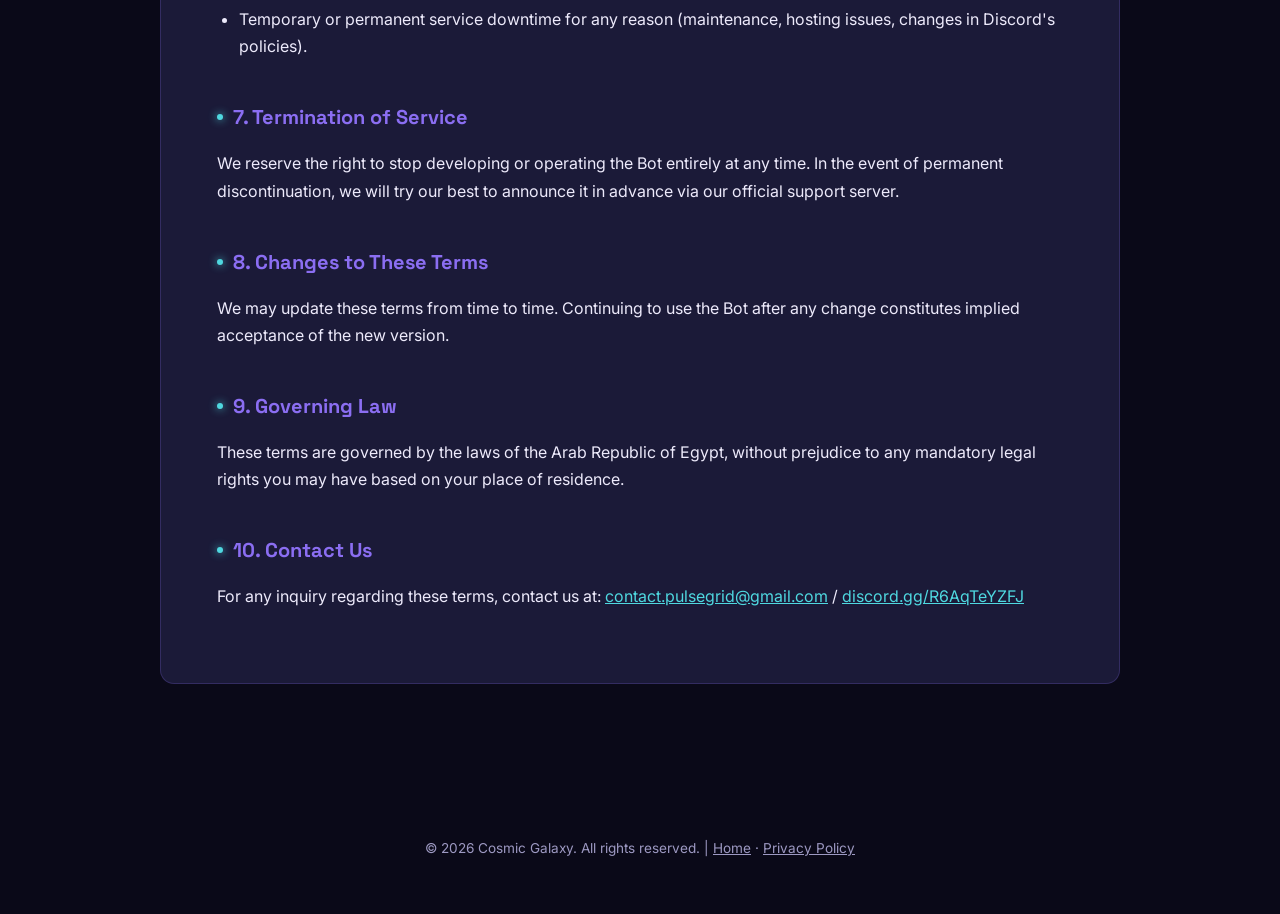
<file: terms-of-service-en.html>
<!DOCTYPE html>
<html lang="en" dir="ltr">
<head>
<meta charset="UTF-8">
<meta name="viewport" content="width=device-width, initial-scale=1.0">
<title>Terms of Service — Cosmic Galaxy</title>
<link rel="preconnect" href="https://fonts.googleapis.com">
<link href="https://fonts.googleapis.com/css2?family=Space+Grotesk:wght@500;700&family=Inter:wght@400;500;600;700&display=swap" rel="stylesheet">
<link rel="stylesheet" href="style.css">
</head>
<body>
<div class="starfield"></div>
<div class="bg-glow"></div>

<nav>
  <a href="index-en.html" class="brand">
    <img src="bot-avatar.png" alt="Cosmic Galaxy" class="brand-orb">
    Cosmic Galaxy
  </a>
  <ul class="nav-links">
    <li><a href="index-en.html">Home</a></li>
    <li><a href="privacy-policy-en.html">Privacy Policy</a></li>
    <li><a href="terms-of-service-en.html" class="active">Terms of Service</a></li>
    <li><a href="terms-of-service.html" class="lang-switch">AR 🌐</a></li>
  </ul>
</nav>

<div class="wrap">
  <div class="doc-card">
    <h1>Terms of Service</h1>
    <p class="doc-meta">Last updated: August 24, 2026</p>

    <p>
      By using the <strong>Cosmic Galaxy</strong> Discord bot ("the Bot") in any Discord
      server, you agree to these terms in full. If you do not agree, please do not use the Bot.
    </p>

    <h2>1. Nature of the Service</h2>
    <p>
      Cosmic Galaxy is a Discord bot that provides entertainment, economy, and
      administrative features (such as the Galaxies system, tickets, welcome messages,
      and moderation commands). The service is provided "As-Is", with no express or
      implied warranty of continuous or error-free operation.
    </p>

    <h2>2. Acceptable Use</h2>
    <p>By using the Bot, you agree not to use it for:</p>
    <ul>
      <li>Any illegal activity, or activity that violates <a href="https://discord.com/terms" target="_blank" rel="noopener">Discord's Terms of Service</a> or <a href="https://discord.com/guidelines" target="_blank" rel="noopener">Discord's Community Guidelines</a>.</li>
      <li>Attempting to exploit bugs in the Bot or manipulate the economy system through illegitimate means (alt accounts, self-bots, etc.).</li>
      <li>Abusing moderation commands in a way that harms server members.</li>
      <li>Redistributing or selling any part of the Bot's code without explicit written permission.</li>
    </ul>

    <h2>3. Bot Currencies (Galaxies & Stardust)</h2>
    <p>
      "Galaxies" 🌌 and "Stardust" 💫 are virtual in-Bot currencies with
      <strong>no real-world monetary value</strong>, and cannot be exchanged for real
      money, sold, or purchased outside the Bot. We reserve the right to adjust or reset
      balances of these currencies at any time for technical reasons or to prevent abuse.
    </p>

    <h2>4. Bot Owner's Rights</h2>
    <ul>
      <li>We reserve the right to blacklist any user from using the Bot across all servers, without prior notice, in cases of clear misuse.</li>
      <li>We reserve the right to leave any server permanently without needing to provide a reason.</li>
      <li>We reserve the right to modify or discontinue any Bot feature at any time.</li>
    </ul>

    <h2>5. Server Administration Rights</h2>
    <p>
      Administrative commands (kick, ban, warnings, role and channel management) are only
      available to members with the appropriate permissions within that server. The Bot's
      responsibility is limited to executing commands; responsibility for the decision and
      safe use rests with each server's administration.
    </p>

    <h2>6. Limitation of Liability</h2>
    <p>
      The Cosmic Galaxy team is not liable for:
    </p>
    <ul>
      <li>Loss of data (balances, settings) due to a technical failure or service interruption.</li>
      <li>Any damage resulting from misuse of the Bot by a user or server admin.</li>
      <li>Temporary or permanent service downtime for any reason (maintenance, hosting issues, changes in Discord's policies).</li>
    </ul>

    <h2>7. Termination of Service</h2>
    <p>
      We reserve the right to stop developing or operating the Bot entirely at any time.
      In the event of permanent discontinuation, we will try our best to announce it in
      advance via our official support server.
    </p>

    <h2>8. Changes to These Terms</h2>
    <p>
      We may update these terms from time to time. Continuing to use the Bot after any
      change constitutes implied acceptance of the new version.
    </p>

    <h2>9. Governing Law</h2>
    <p>
      These terms are governed by the laws of the Arab Republic of Egypt, without
      prejudice to any mandatory legal rights you may have based on your place of residence.
    </p>

    <h2>10. Contact Us</h2>
    <p>
      For any inquiry regarding these terms, contact us at:
      <a href="mailto:contact.pulsegrid@gmail.com">contact.pulsegrid@gmail.com</a> / <a href="https://discord.gg/R6AqTeYZFJ" target="_blank" rel="noopener">discord.gg/R6AqTeYZFJ</a>
    </p>
  </div>
</div>

<footer>
  <p>© 2026 Cosmic Galaxy. All rights reserved. | <a href="index-en.html">Home</a> · <a href="privacy-policy-en.html">Privacy Policy</a></p>
</footer>

</body>
</html>
</file>
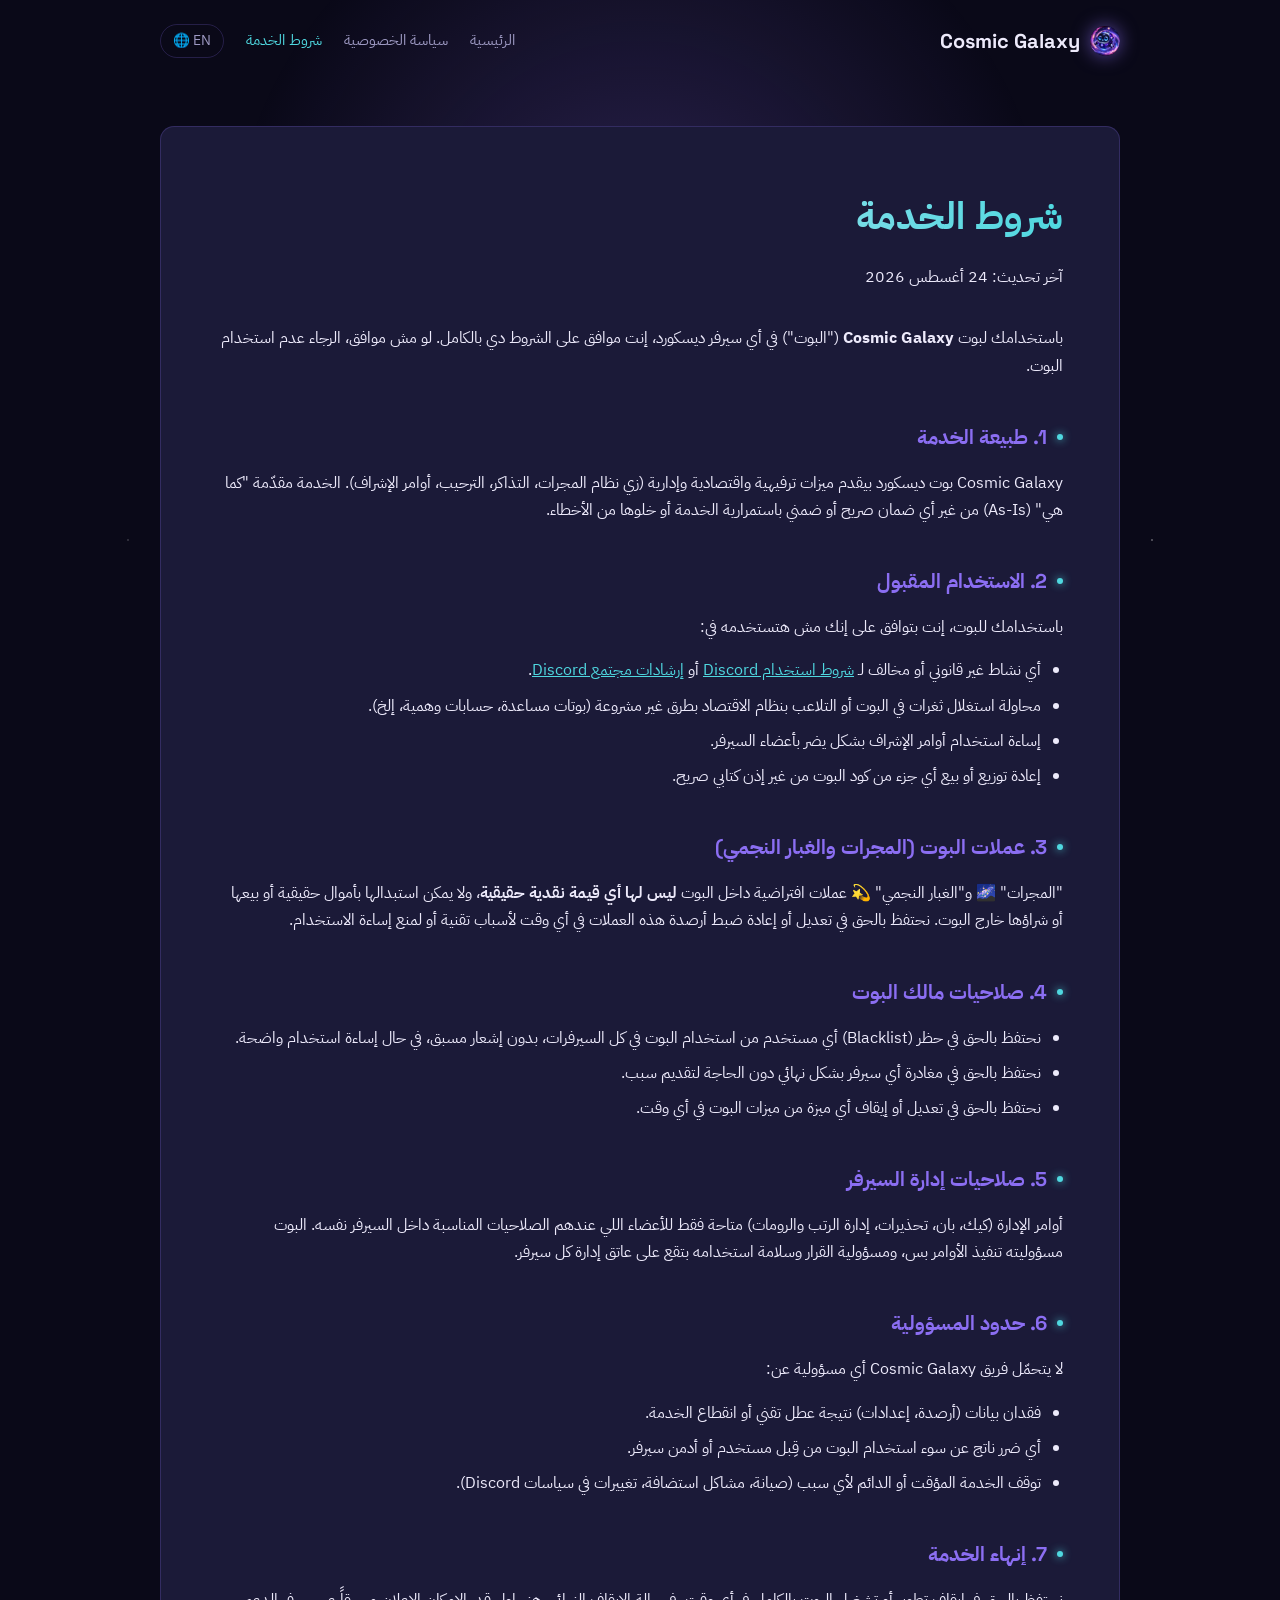
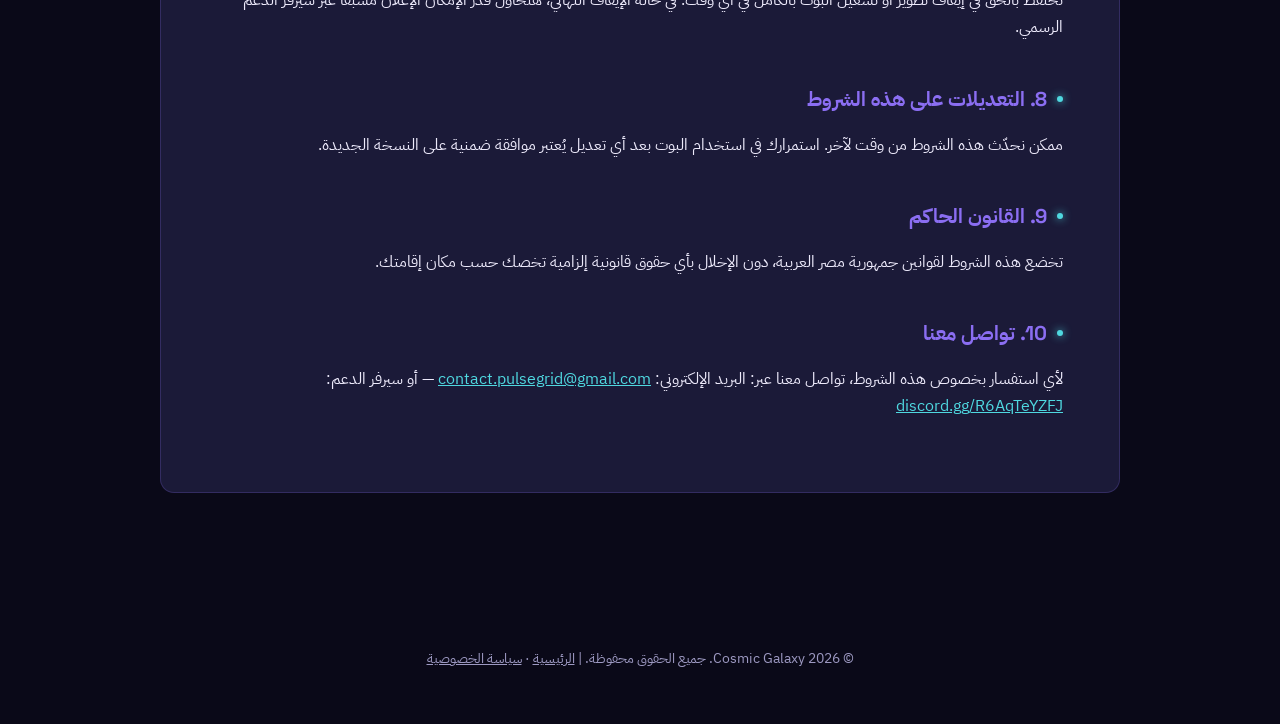
<file: terms-of-service.html>
<!DOCTYPE html>
<html lang="ar" dir="rtl">
<head>
<meta charset="UTF-8">
<meta name="viewport" content="width=device-width, initial-scale=1.0">
<title>شروط الخدمة — Cosmic Galaxy</title>
<link rel="preconnect" href="https://fonts.googleapis.com">
<link href="https://fonts.googleapis.com/css2?family=Space+Grotesk:wght@500;700&family=IBM+Plex+Sans+Arabic:wght@400;500;600;700&display=swap" rel="stylesheet">
<link rel="stylesheet" href="style.css">
</head>
<body>
<div class="starfield"></div>
<div class="bg-glow"></div>

<nav>
  <a href="index.html" class="brand">
    <img src="bot-avatar.png" alt="Cosmic Galaxy" class="brand-orb">
    Cosmic Galaxy
  </a>
  <ul class="nav-links">
    <li><a href="index.html">الرئيسية</a></li>
    <li><a href="privacy-policy.html">سياسة الخصوصية</a></li>
    <li><a href="terms-of-service.html" class="active">شروط الخدمة</a></li>
    <li><a href="terms-of-service-en.html" class="lang-switch">EN 🌐</a></li>
  </ul>
</nav>

<div class="wrap">
  <div class="doc-card">
    <h1>شروط الخدمة</h1>
    <p class="doc-meta">آخر تحديث: 24 أغسطس 2026</p>

    <p>
      باستخدامك لبوت <strong>Cosmic Galaxy</strong> ("البوت") في أي سيرفر ديسكورد،
      إنت موافق على الشروط دي بالكامل. لو مش موافق، الرجاء عدم استخدام البوت.
    </p>

    <h2>1. طبيعة الخدمة</h2>
    <p>
      Cosmic Galaxy بوت ديسكورد بيقدم ميزات ترفيهية واقتصادية وإدارية (زي نظام
      المجرات، التذاكر، الترحيب، أوامر الإشراف). الخدمة مقدّمة "كما هي" (As-Is)
      من غير أي ضمان صريح أو ضمني باستمرارية الخدمة أو خلوها من الأخطاء.
    </p>

    <h2>2. الاستخدام المقبول</h2>
    <p>باستخدامك للبوت، إنت بتوافق على إنك مش هتستخدمه في:</p>
    <ul>
      <li>أي نشاط غير قانوني أو مخالف لـ <a href="https://discord.com/terms" target="_blank" rel="noopener">شروط استخدام Discord</a> أو <a href="https://discord.com/guidelines" target="_blank" rel="noopener">إرشادات مجتمع Discord</a>.</li>
      <li>محاولة استغلال ثغرات في البوت أو التلاعب بنظام الاقتصاد بطرق غير مشروعة (بوتات مساعدة، حسابات وهمية، إلخ).</li>
      <li>إساءة استخدام أوامر الإشراف بشكل يضر بأعضاء السيرفر.</li>
      <li>إعادة توزيع أو بيع أي جزء من كود البوت من غير إذن كتابي صريح.</li>
    </ul>

    <h2>3. عملات البوت (المجرات والغبار النجمي)</h2>
    <p>
      "المجرات" 🌌 و"الغبار النجمي" 💫 عملات افتراضية داخل البوت <strong>ليس لها أي
      قيمة نقدية حقيقية</strong>، ولا يمكن استبدالها بأموال حقيقية أو بيعها أو شراؤها
      خارج البوت. نحتفظ بالحق في تعديل أو إعادة ضبط أرصدة هذه العملات في أي وقت
      لأسباب تقنية أو لمنع إساءة الاستخدام.
    </p>

    <h2>4. صلاحيات مالك البوت</h2>
    <ul>
      <li>نحتفظ بالحق في حظر (Blacklist) أي مستخدم من استخدام البوت في كل السيرفرات، بدون إشعار مسبق، في حال إساءة استخدام واضحة.</li>
      <li>نحتفظ بالحق في مغادرة أي سيرفر بشكل نهائي دون الحاجة لتقديم سبب.</li>
      <li>نحتفظ بالحق في تعديل أو إيقاف أي ميزة من ميزات البوت في أي وقت.</li>
    </ul>

    <h2>5. صلاحيات إدارة السيرفر</h2>
    <p>
      أوامر الإدارة (كيك، بان، تحذيرات، إدارة الرتب والرومات) متاحة فقط للأعضاء
      اللي عندهم الصلاحيات المناسبة داخل السيرفر نفسه. البوت مسؤوليته تنفيذ
      الأوامر بس، ومسؤولية القرار وسلامة استخدامه بتقع على عاتق إدارة كل سيرفر.
    </p>

    <h2>6. حدود المسؤولية</h2>
    <p>
      لا يتحمّل فريق Cosmic Galaxy أي مسؤولية عن:
    </p>
    <ul>
      <li>فقدان بيانات (أرصدة، إعدادات) نتيجة عطل تقني أو انقطاع الخدمة.</li>
      <li>أي ضرر ناتج عن سوء استخدام البوت من قِبل مستخدم أو أدمن سيرفر.</li>
      <li>توقف الخدمة المؤقت أو الدائم لأي سبب (صيانة، مشاكل استضافة، تغييرات في سياسات Discord).</li>
    </ul>

    <h2>7. إنهاء الخدمة</h2>
    <p>
      نحتفظ بالحق في إيقاف تطوير أو تشغيل البوت بالكامل في أي وقت. في حالة
      الإيقاف النهائي، هنحاول قدر الإمكان الإعلان مسبقاً عبر سيرفر الدعم الرسمي.
    </p>

    <h2>8. التعديلات على هذه الشروط</h2>
    <p>
      ممكن نحدّث هذه الشروط من وقت لآخر. استمرارك في استخدام البوت بعد أي
      تعديل يُعتبر موافقة ضمنية على النسخة الجديدة.
    </p>

    <h2>9. القانون الحاكم</h2>
    <p>
      تخضع هذه الشروط لقوانين جمهورية مصر العربية،
      دون الإخلال بأي حقوق قانونية إلزامية تخصك حسب مكان إقامتك.
    </p>

    <h2>10. تواصل معنا</h2>
    <p>
      لأي استفسار بخصوص هذه الشروط، تواصل معنا عبر:
      البريد الإلكتروني: <a href="mailto:contact.pulsegrid@gmail.com">contact.pulsegrid@gmail.com</a> — أو سيرفر الدعم: <a href="https://discord.gg/R6AqTeYZFJ" target="_blank" rel="noopener">discord.gg/R6AqTeYZFJ</a>
    </p>
  </div>
</div>

<footer>
  <p>© 2026 Cosmic Galaxy. جميع الحقوق محفوظة. | <a href="index.html">الرئيسية</a> · <a href="privacy-policy.html">سياسة الخصوصية</a></p>
</footer>

</body>
</html>
</file>
<file: style.css>
:root {
  --bg-void: #0a0918;
  --bg-panel: #14132b;
  --bg-card: #1b1a38;
  --accent-violet: #8b6ef2;
  --accent-cyan: #4fd8e0;
  --accent-gold: #f2c14e;
  --text-primary: #edeafb;
  --text-muted: #9d99c2;
  --border-soft: rgba(139, 110, 242, 0.22);
  --radius: 14px;
}

* {
  box-sizing: border-box;
}

html {
  scroll-behavior: smooth;
}

body {
  margin: 0;
  background: var(--bg-void);
  color: var(--text-primary);
  font-family: 'IBM Plex Sans Arabic', 'Inter', -apple-system, sans-serif;
  line-height: 1.7;
  min-height: 100vh;
}

/* حقل النجوم في الخلفية */
.starfield {
  position: fixed;
  inset: 0;
  z-index: -1;
  background:
    radial-gradient(1px 1px at 20% 30%, #fff, transparent),
    radial-gradient(1px 1px at 60% 70%, #fff, transparent),
    radial-gradient(1.5px 1.5px at 80% 20%, #fff, transparent),
    radial-gradient(1px 1px at 40% 85%, #fff, transparent),
    radial-gradient(1.5px 1.5px at 90% 60%, #fff, transparent),
    radial-gradient(1px 1px at 10% 60%, #fff, transparent),
    radial-gradient(1px 1px at 33% 15%, #fff, transparent),
    radial-gradient(1.5px 1.5px at 70% 90%, #fff, transparent);
  background-size: 100% 100%;
  opacity: 0.5;
  animation: twinkle 6s ease-in-out infinite alternate;
}

@media (prefers-reduced-motion: reduce) {
  .starfield {
    animation: none;
  }
}

@keyframes twinkle {
  from { opacity: 0.35; }
  to { opacity: 0.65; }
}

.bg-glow {
  position: fixed;
  top: -20%;
  left: 50%;
  transform: translateX(-50%);
  width: 900px;
  height: 900px;
  background: radial-gradient(circle, rgba(139, 110, 242, 0.25) 0%, transparent 65%);
  z-index: -1;
  pointer-events: none;
}

/* التنقل */
nav {
  display: flex;
  align-items: center;
  justify-content: space-between;
  max-width: 1000px;
  margin: 0 auto;
  padding: 24px 20px;
}

.brand {
  display: flex;
  align-items: center;
  gap: 10px;
  font-family: 'Space Grotesk', 'IBM Plex Sans Arabic', sans-serif;
  font-weight: 700;
  font-size: 1.25rem;
  color: var(--text-primary);
  text-decoration: none;
}

.brand-orb {
  width: 30px;
  height: 30px;
  border-radius: 50%;
  object-fit: cover;
  box-shadow: 0 0 18px rgba(139, 110, 242, 0.6);
  flex-shrink: 0;
}

.nav-links {
  display: flex;
  flex-wrap: wrap;
  gap: 18px 22px;
  list-style: none;
  margin: 0;
  padding: 0;
  justify-content: flex-end;
}

.nav-links li {
  display: flex;
  align-items: center;
}

.nav-links a {
  color: var(--text-muted);
  text-decoration: none;
  font-size: 0.95rem;
  white-space: nowrap;
  transition: color 0.2s ease;
}

.nav-links a:hover,
.nav-links a:focus-visible,
.nav-links a.active {
  color: var(--accent-cyan);
}

/* الحاوية العامة */
.wrap {
  max-width: 1000px;
  margin: 0 auto;
  padding: 20px 20px 100px;
}

/* بطاقة المستند (للنصوص القانونية) */
.doc-card {
  background: var(--bg-card);
  border: 1px solid var(--border-soft);
  border-radius: var(--radius);
  padding: clamp(24px, 5vw, 56px);
  margin-top: 24px;
}

.doc-card h1 {
  font-family: 'Space Grotesk', 'IBM Plex Sans Arabic', sans-serif;
  font-size: clamp(1.7rem, 4vw, 2.4rem);
  margin: 0 0 6px;
  background: linear-gradient(90deg, var(--text-primary), var(--accent-cyan));
  -webkit-background-clip: text;
  background-clip: text;
  color: transparent;
}

.doc-meta {
  color: var(--text-muted);
  font-size: 0.9rem;
  margin-bottom: 34px;
}

.doc-card h2 {
  font-family: 'Space Grotesk', 'IBM Plex Sans Arabic', sans-serif;
  font-size: 1.25rem;
  color: var(--accent-violet);
  margin: 40px 0 12px;
  display: flex;
  align-items: center;
  gap: 10px;
}

.doc-card h2::before {
  content: "";
  width: 6px;
  height: 6px;
  border-radius: 50%;
  background: var(--accent-cyan);
  box-shadow: 0 0 8px var(--accent-cyan);
  flex-shrink: 0;
}

.doc-card p,
.doc-card li {
  color: var(--text-primary);
  font-size: 1rem;
}

.doc-card ul {
  padding-inline-start: 22px;
}

.doc-card li {
  margin-bottom: 8px;
}

.doc-card a {
  color: var(--accent-cyan);
}

.callout {
  border-inline-start: 3px solid var(--accent-gold);
  background: rgba(242, 193, 78, 0.08);
  padding: 14px 18px;
  border-radius: 8px;
  font-size: 0.92rem;
  color: var(--text-muted);
  margin: 20px 0;
}

.placeholder {
  color: var(--accent-gold);
  font-weight: 600;
}

/* الصفحة الرئيسية */
.hero {
  text-align: center;
  padding: 80px 20px 40px;
}

.hero-orb {
  width: 140px;
  height: 140px;
  margin: 0 auto 28px;
  border-radius: 50%;
  object-fit: cover;
  box-shadow: 0 0 60px rgba(139, 110, 242, 0.55);
}

.hero h1 {
  font-family: 'Space Grotesk', 'IBM Plex Sans Arabic', sans-serif;
  font-size: clamp(2.2rem, 6vw, 3.4rem);
  margin: 0 0 16px;
}

.hero p {
  color: var(--text-muted);
  font-size: 1.1rem;
  max-width: 560px;
  margin: 0 auto 34px;
}

.btn-row {
  display: flex;
  gap: 16px;
  justify-content: center;
  flex-wrap: wrap;
}

.btn {
  display: inline-block;
  padding: 14px 30px;
  border-radius: 999px;
  text-decoration: none;
  font-weight: 600;
  font-size: 0.98rem;
  transition: transform 0.15s ease, box-shadow 0.15s ease;
}

.btn-primary {
  background: linear-gradient(135deg, var(--accent-violet), #6a4fd6);
  color: #fff;
  box-shadow: 0 8px 30px rgba(139, 110, 242, 0.4);
}

.btn-secondary {
  background: transparent;
  color: var(--text-primary);
  border: 1px solid var(--border-soft);
}

.btn:hover,
.btn:focus-visible {
  transform: translateY(-2px);
}

.features {
  display: grid;
  grid-template-columns: repeat(auto-fit, minmax(220px, 1fr));
  gap: 18px;
  margin-top: 60px;
}

.feature-card {
  background: var(--bg-card);
  border: 1px solid var(--border-soft);
  border-radius: var(--radius);
  padding: 24px;
}

.feature-card .emoji {
  font-size: 1.6rem;
  margin-bottom: 10px;
  display: block;
}

.feature-card h3 {
  font-family: 'Space Grotesk', 'IBM Plex Sans Arabic', sans-serif;
  margin: 0 0 8px;
  font-size: 1.05rem;
}

.feature-card p {
  color: var(--text-muted);
  font-size: 0.92rem;
  margin: 0;
}

footer {
  text-align: center;
  padding: 40px 20px;
  color: var(--text-muted);
  font-size: 0.85rem;
}

footer a {
  color: var(--text-muted);
}

@media (max-width: 640px) {
  nav {
    flex-direction: column;
    align-items: center;
    gap: 14px;
  }

  .nav-links {
    justify-content: center;
    gap: 12px 18px;
  }

  .nav-links a {
    font-size: 0.88rem;
  }
}

.lang-switch {
  border: 1px solid var(--border-soft);
  padding: 4px 12px;
  border-radius: 999px;
  font-size: 0.85rem !important;
}

.lang-switch:hover,
.lang-switch:focus-visible {
  background: var(--bg-card);
}
</file>
